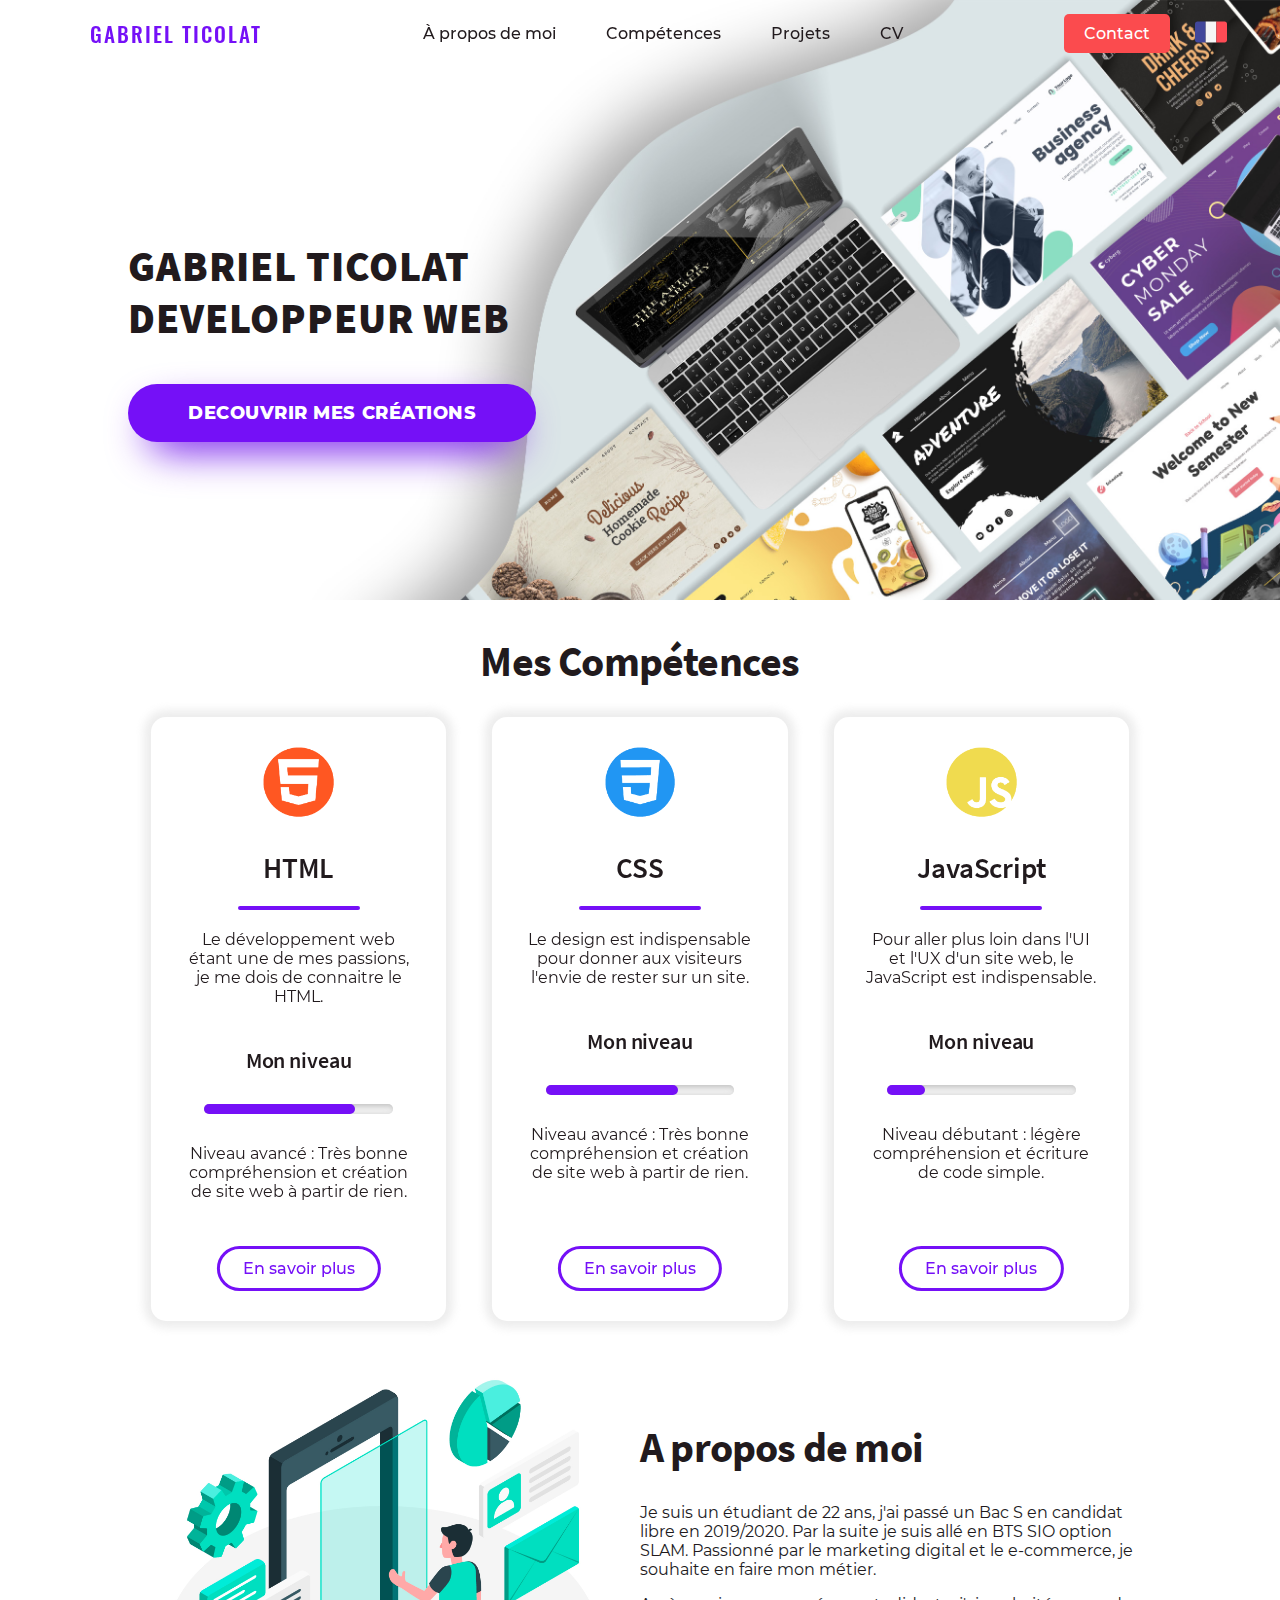
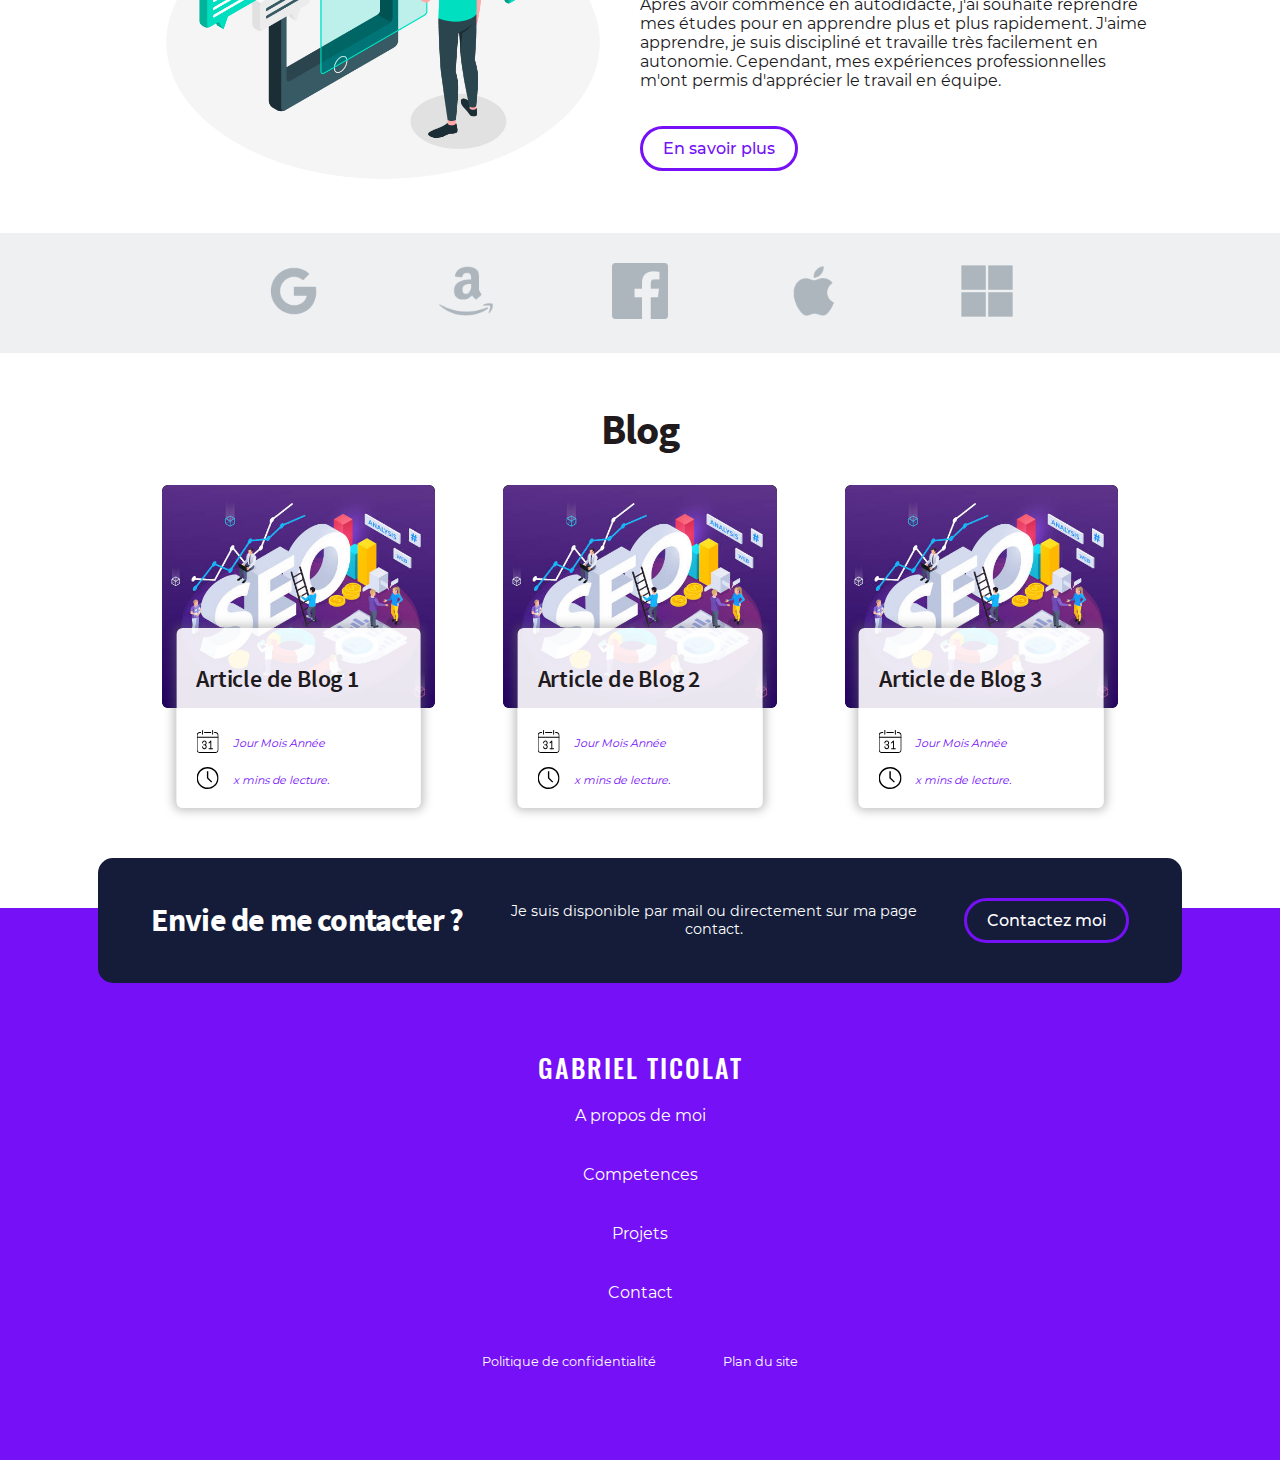
<file: index.html>
<!DOCTYPE html>
<html lang="fr">

<head>
    <meta charset="UTF-8">
    <meta name="viewport" content="width=device-width, initial-scale=1.0">
    <link rel="stylesheet" href="style.css">


    <title>Portfolio de Gabriel Ticolat</title>

    <script src="jquery-3.5.1.slim.min.js"></script>
    <script src="script.js"></script>



</head>

<body>

    <header>
        <nav>



            <div class="menu-responsive">
                <div class="menu-responsive__header">
                    <div class="header__logo">
                        <a href="/index.html"><span>Gabriel Ticolat</span></a>
                    </div>
                    <div class="header__burger bouton-burger">
                        <div></div>
                        <div></div>
                        <div></div>
                    </div>
                </div>
            </div>

            <div class="menu">
                <div class="header__croix bouton-burger"></div>

                <ul class="menu-responsive__nav">
                    <li class="menu-responsive__item"><a href="/A_Propos/A_propos.html" class="menu-responsive__links">À
                            propos de moi</a></li>
                    <li class="menu-responsive__item"><a href="/Competences/competences.html"
                            class="menu-responsive__links">Compétences</a></li>
                    <li class="menu-responsive__item"><a href="/Projets/projets.html"
                            class="menu-responsive__links">Projets</a></li>
                    <li class="menu-responsive__item"><a href="/CV_Gabriel_Ticolat.pdf" target="_blank"
                            class="menu-responsive__links">CV</a></li>
                    <li class="menu-responsive__item"> <a href="/Contact/contact.html"
                            class="bouton_vide bouton_vide--header">Contact</a></li>
                    <li class="menu-responsive__item">
                        <div class="langues menu-responsive__links">
                            <a href="#"><img src="/img/drapeau-francais.svg" alt=""></a>
                            <a href="../Portfolio_us/index.html"><img src="/img/drapeau-americain.svg" alt=""></a>
                        </div>
                    </li>
                </ul>
            </div>





            <ul class="header__navigation">
                <div class="header__logo">
                    <a href="/index.html"><span>Gabriel Ticolat</span></a>
                </div>
                <div class=header__nav-center>
                    <li class=header__nav-center__item><a href="/A_Propos/A_propos.html"
                            class="header__navigation__links">À propos de
                            moi</a>
                    </li>
                    <li class=header__nav-center__item><a href="/Competences/competences.html"
                            class="header__navigation__links">Compétences</a></li>
                    <li class=header__nav-center__item><a href="/Projets/projets.html"
                            class="header__navigation__links">Projets</a>
                    </li>
                    <li class=header__nav-center__item><a href="/CV_Gabriel_Ticolat.pdf"
                            class="header__navigation__links" target="_blank">CV</a></li>
                </div>
                <div class="header__nav-right">
                    <li class="cv_contact"><a href="/Contact/contact.html"
                            class="bouton_vide bouton_vide--header">Contact</a></li>
                    <div class="langues-container">
                        <div class="header__langues">
                            <a href="" class="header__langues__links"><img src="/img/drapeau-francais.svg" alt=""
                                    class="header__langues__img"></a>
                            <a href="" class="header__langues__links"><img src="/img/drapeau-americain.svg" alt=""
                                    class="header__langues__img"></a>
                        </div>
                    </div>

                </div>
            </ul>



        </nav>



    </header>
    <div class="hero-image">
        <div class="hero-body">


            <h1 class="titre-principale">GABRIEL TICOLAT <br />DEVELOPPEUR WEB</h1>

            <div class="bouton">
                <a href="Projets/projets.html" class="beau-bouton degrade-fond"><span class="beau-boutontext">Decouvrir
                        mes
                        créations</span></a>
            </div>
        </div>
    </div>
    </div>


    <div class="competences">
        <h2>Mes Compétences</h2>
        <div class="blocs-competences">


            <div class="container-competences">
                <img src="rond/html5_rond.svg" alt="">
                <h3>HTML</h3>
                <hr />
                <p>Le développement web étant une de mes passions, je me dois de connaitre le HTML.</p>
                <h4>Mon niveau</h4>
                <div class="container-progression">
                    <div class="progression progression-html"></div>
                </div>
                <p>Niveau avancé : Très bonne compréhension et création de site web à partir de rien.</p>
                <a href="/Competences/competences.html" class="bouton_vide">En savoir
                    plus</a>

            </div>

            <div class="container-competences">
                <img src="rond/css3_rond.svg" alt="">
                <h3>CSS</h3>
                <hr />
                <p>Le design est indispensable pour donner aux visiteurs l'envie de rester sur un site.</p>
                <h4>Mon niveau</h4>
                <div class="container-progression">
                    <div class="progression progression-css"></div>
                </div>
                <p>Niveau avancé : Très bonne compréhension et création de site web à partir de rien.</p>
                <a href="/Competences/competences.html" class="bouton_vide">En savoir plus</a>
            </div>

            <div class="container-competences">
                <img src="rond/js_rond.svg" alt="">
                <h3>JavaScript</h3>
                <hr />
                <p>Pour aller plus loin dans l'UI et l'UX d'un site web, le JavaScript est indispensable.</p>
                <h4>Mon niveau</h4>
                <div class="container-progression">
                    <div class="progression progression-js"></div>
                </div>
                <p>Niveau débutant : légère compréhension et écriture de code simple.</p>

                <a href="/Competences/competences.html" class="bouton_vide">En savoir plus</a>

            </div>

        </div>
    </div>

    <div class="a_propos">
        <img src="img/developer.jpg" alt="">

        <div class="texte_a_propos">
            <h2>A propos de moi</h2>
            <p>Je suis un étudiant de 22 ans, j'ai passé un Bac S en candidat libre en 2019/2020. Par la suite je suis
                allé en BTS SIO option SLAM.

                Passionné par le marketing digital et le e-commerce, je souhaite en faire mon métier.</p>
            <p>Après avoir commencé en autodidacte, j'ai souhaité reprendre mes études pour en apprendre plus et plus
                rapidement. J'aime apprendre, je suis discipliné et travaille très facilement en autonomie. Cependant,
                mes
                expériences professionnelles m'ont permis d'apprécier le travail en équipe.</p>
            <a href="/A_Propos/A_propos.html" class="bouton_vide">En savoir plus</a>
        </div>
    </div>

    <div class="container-marques">
        <ul class="marques">
            <li><img src="img/google.png" alt=""></li>
            <li><img src="img/amazon.png" alt=""></li>
            <li><img src="img/facebook.png" alt=""></li>
            <li><img src="img/apple.png" alt=""></li>
            <li><img src="img/microsoft.png" alt=""></li>
        </ul>
    </div>


    <div class="blog">
        <h2>Blog</h2>
        <div class="blog_ensemble-article">
            <div class="blog_article">
                <div class="blog_article_img" id="blog_article_img1">
                    <img src="img/seo.jpg" alt="">
                </div>
                <div class="blog_article_content" id="blog_article_content1">
                    <h3>Article de Blog 1</h3>
                    <p class="blog_article_content_text" id="blog_article_content_text1">Lorem ipsum dolor sit amet,
                        consectetur adipisicing elit. Atque
                        molestiae, voluptatum consequuntur quam, pariatur sequi quos. Repellendus natus amet tempore.
                    </p>
                    <div class="blog_article_content_date-temps">
                        <img src="img/calendrier.svg" alt="">
                        <p>Jour Mois Année</p><br />
                        <img src="img/temps.svg" alt="">
                        <p>x mins de lecture.</p>
                    </div>
                    <div class="bouton-plus" id="bouton-plus1">
                    </div>
                </div>
            </div>

            <div class="blog_article">
                <div class="blog_article_img" id="blog_article_img2">
                    <img src="img/seo.jpg" alt="">
                </div>
                <div class="blog_article_content" id="blog_article_content2">
                    <h3>Article de Blog 2</h3>
                    <p class="blog_article_content_text" id="blog_article_content_text2">Lorem ipsum dolor sit amet,
                        consectetur adipisicing elit. Atque
                        molestiae, voluptatum consequuntur quam, pariatur sequi quos. Repellendus natus amet tempore.
                    </p>
                    <div class="blog_article_content_date-temps">
                        <img src="img/calendrier.svg" alt="">
                        <p>Jour Mois Année</p><br />
                        <img src="img/temps.svg" alt="">
                        <p>x mins de lecture.</p>
                    </div>
                    <div class="bouton-plus" id="bouton-plus2">
                    </div>
                </div>
            </div>

            <div class="blog_article">
                <div class="blog_article_img" id="blog_article_img3">
                    <img src="img/seo.jpg" alt="">
                </div>
                <div class="blog_article_content" id="blog_article_content3">
                    <h3>Article de Blog 3</h3>
                    <p class="blog_article_content_text" id="blog_article_content_text3">Lorem ipsum dolor sit amet,
                        consectetur adipisicing elit. Atque
                        molestiae, voluptatum consequuntur quam, pariatur sequi quos. Repellendus natus amet tempore.
                    </p>
                    <div class="blog_article_content_date-temps">
                        <img src="img/calendrier.svg" alt="">
                        <p>Jour Mois Année</p><br />
                        <img src="img/temps.svg" alt="">
                        <p>x mins de lecture.</p>
                    </div>
                    <div class="bouton-plus" id="bouton-plus3">
                    </div>
                </div>
            </div>
        </div>
    </div>



    <footer>
        <div class="footer__contact">
            <h2 class="footer__contact__headline">Envie de me contacter ?</h2>
            <p class="footer__contact__text">Je suis disponible par mail ou directement sur ma page contact.</p>
            <a href="/Contact/contact.html" class="bouton_vide footer__contact__link">Contactez moi</a>
        </div>
        <a href="/index.html" class="footer__logo">Gabriel Ticolat</a>


        <ul class="footer__lien-utile">
            <li class="footer__lien-utile__item"><a href="/A_Propos/A_propos.html" class="footer__links">A propos de
                    moi</a></li>
            <li class="footer__lien-utile__item"><a href="/Competences/competences.html"
                    class="footer__links">Competences</a></li>
            <li class="footer__lien-utile__item"><a href="/Projets/projets.html" class="footer__links">Projets</a></li>
            <li class="footer__lien-utile__item"><a href="/Contact/contact.html" class="footer__links">Contact</a></li>
        </ul>

        <ul class="footer__legale">
            <li class="footer__legale__item"><a href="/Politique_de_confidentialite/politique_de_confidentialite.html"
                    class="footer__legale__links">Politique de
                    confidentialité</a></li>
            <li class="footer__legal__item"><a href="/PlanSite/plan_du_site.html" class="footer__legale__links">Plan du
                    site</a></li>
        </ul>



    </footer>












</body>

</html>
</file>
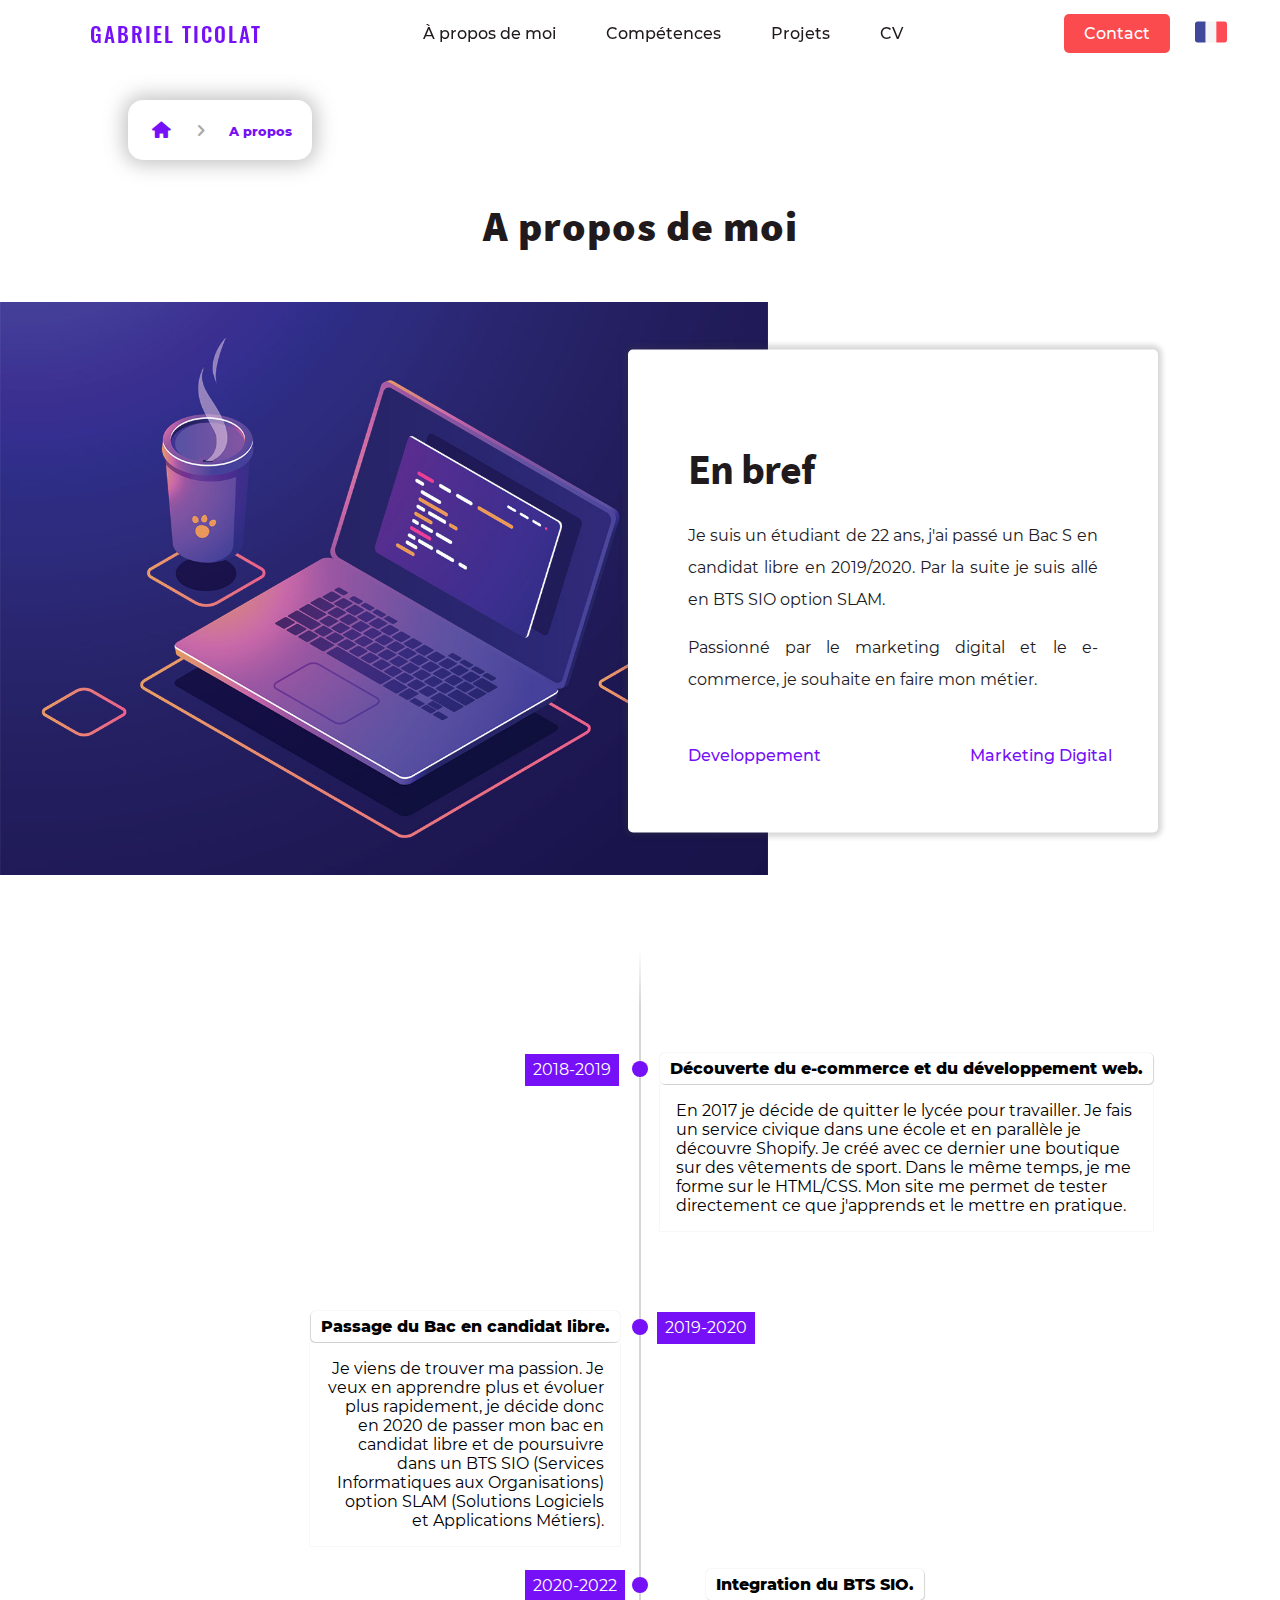
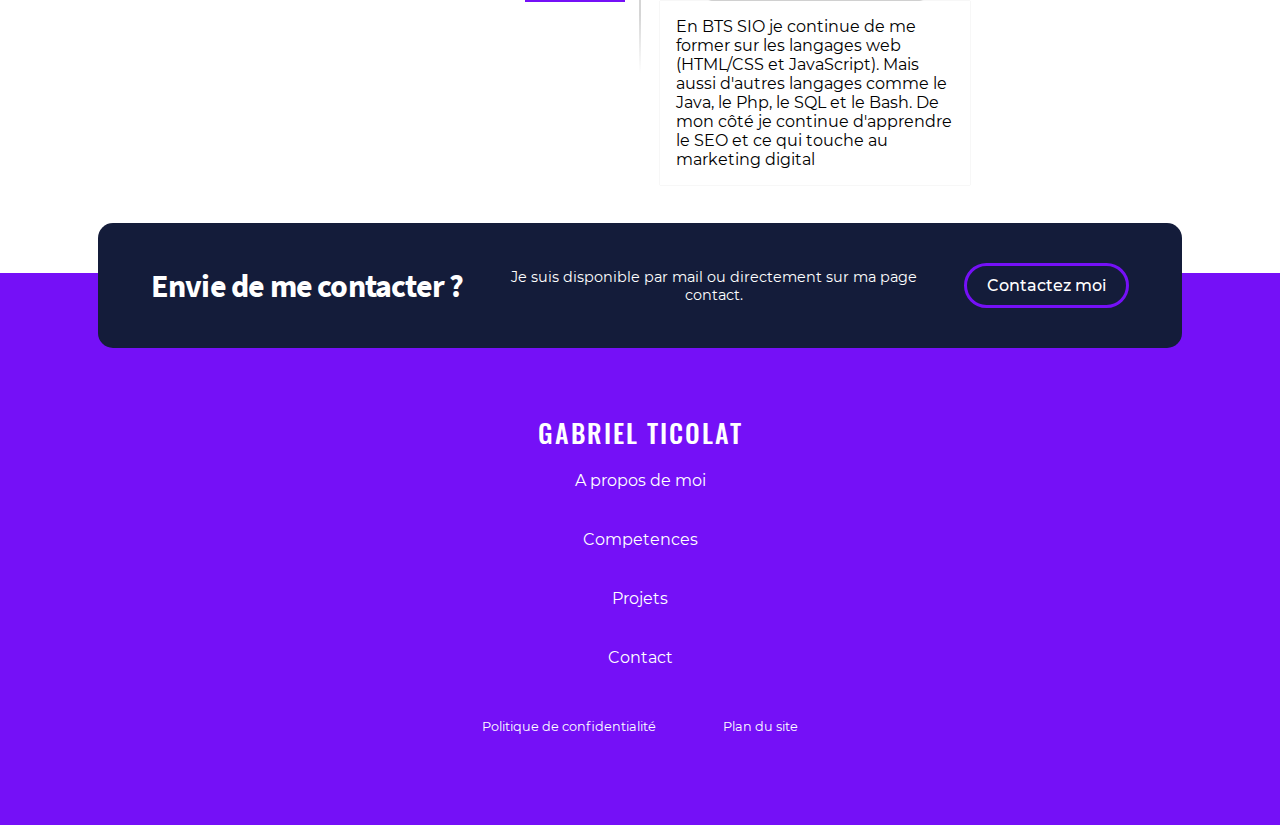
<file: A_Propos/A_propos.html>
<!DOCTYPE html>
<html lang="fr">

<head>
    <meta charset="UTF-8">
    <meta name="viewport" content="width=device-width, initial-scale=1.0">
    <title>A propos de moi | Gabriel Ticolat</title>
    <link rel="stylesheet" href="/style.css">

    <script src="../jquery-3.5.1.slim.min.js"></script>
    <script src="../script.js"></script>
</head>

<body>

    <!--Header-->
    <header>
        <nav>



            <div class="menu-responsive">
                <div class="menu-responsive__header">
                    <div class="header__logo">
                        <a href="/index.html"><span>Gabriel Ticolat</span></a>
                    </div>
                    <div class="header__burger bouton-burger">
                        <div></div>
                        <div></div>
                        <div></div>
                    </div>
                </div>
            </div>

            <div class="menu">
                <div class="header__croix bouton-burger"></div>

                <ul class="menu-responsive__nav">
                    <li class="menu-responsive__item"><a href="/A_Propos/A_propos.html" class="menu-responsive__links">À
                            propos de moi</a></li>
                    <li class="menu-responsive__item"><a href="/Competences/competences.html"
                            class="menu-responsive__links">Compétences</a></li>
                    <li class="menu-responsive__item"><a href="/Projets/projets.html"
                            class="menu-responsive__links">Projets</a></li>
                    <li class="menu-responsive__item"><a href="/CV_Gabriel_Ticolat.pdf" target="_blank"
                            class="menu-responsive__links">CV</a></li>
                    <li class="menu-responsive__item"> <a href="/Contact/contact.html"
                            class="bouton_vide bouton_vide--header">Contact</a></li>
                    <li class="menu-responsive__item">
                        <div class="langues menu-responsive__links">
                            <a href="#"><img src="/img/drapeau-francais.svg" alt=""></a>
                            <a href="#"><img src="/img/drapeau-americain.svg" alt=""></a>
                        </div>
                    </li>
                </ul>
            </div>





            <ul class="header__navigation">
                <div class="header__logo">
                    <a href="/index.html"><span>Gabriel Ticolat</span></a>
                </div>
                <div class=header__nav-center>
                    <li class=header__nav-center__item><a href="/A_Propos/A_propos.html"
                            class="header__navigation__links">À propos de
                            moi</a>
                    </li>
                    <li class=header__nav-center__item><a href="/Competences/competences.html"
                            class="header__navigation__links">Compétences</a></li>
                    <li class=header__nav-center__item><a href="/Projets/projets.html"
                            class="header__navigation__links">Projets</a>
                    </li>
                    <li class=header__nav-center__item><a href="/CV_Gabriel_Ticolat.pdf"
                            class="header__navigation__links" target="_blank">CV</a></li>
                </div>
                <div class="header__nav-right">
                    <li class="cv_contact"><a href="/Contact/contact.html"
                            class="bouton_vide bouton_vide--header">Contact</a></li>
                    <div class="langues-container">
                        <div class="header__langues">
                            <a href="" class="header__langues__links"><img src="/img/drapeau-francais.svg" alt=""
                                    class="header__langues__img"></a>
                            <a href="" class="header__langues__links"><img src="/img/drapeau-americain.svg" alt=""
                                    class="header__langues__img"></a>
                        </div>
                    </div>

                </div>
            </ul>



        </nav>



    </header>

    <!--Fil d'arianne-->

    <div class="fil-arianne-container">
        <div class="fil-arianne">
            <a href="../index.html"><span class="icon-home"></span></a>
            <span class="icon-right-open"></span>
            <a href="#"><span class="page-actuelle">A propos</span></a>
        </div>
    </div>



    <h1 class="heading--center">A propos de moi</h1>
    <div class="container_a-propos">
        <div class="img_a-propos">
            <img src="../img/ordinateur_a_propos.jpg" alt="">
        </div>


        <div class="container_text_a-propos">
            <div class="text_a-propos">
                <h2>En bref</h2>
                <p>Je suis un étudiant de 22 ans, j'ai passé un Bac S en candidat libre en 2019/2020. Par la suite je
                    suis
                    allé en BTS SIO option SLAM.</p>
                <p>Passionné par le marketing digital et le e-commerce, je souhaite en faire mon métier.</p>
                <div class="lien-competence">
                    <a href="#"><span>Developpement</span></a>
                    <a href="#"><span>Marketing Digital</span></a>
                </div>
            </div>
        </div>
    </div>



    <ul class="timeline">
        <!-- Item 1 -->
        <li>
            <div class="direction-r">
                <div class="flag-wrapper">
                    <span class="cercle"></span>
                    <div class="flag"><span>Découverte du e-commerce et du développement web.</span></div>
                    <span class="time-wrapper"><span class="time">2018-2019</span></span>

                    <div class="desc">En 2017 je décide de quitter le lycée pour travailler. Je fais un service civique
                        dans
                        une école et en parallèle je découvre Shopify. Je créé avec ce dernier une boutique sur des
                        vêtements de sport. Dans le même temps, je me forme sur le HTML/CSS. Mon site me permet
                        de
                        tester directement ce que j'apprends et le mettre en pratique.</div>
                </div>
            </div>
        </li>

        <!-- Item 2 -->
        <li>
            <div class="direction-l">
                <div class="flag-wrapper">
                    <span class="cercle"></span>
                    <span class="flag">Passage du Bac en candidat libre.</span>
                    <span class="time-wrapper"><span class="time">2019-2020</span></span>

                    <div class="desc">Je viens de trouver ma passion. Je veux en apprendre plus et évoluer plus
                        rapidement,
                        je décide donc en 2020 de passer mon bac en candidat libre et de poursuivre dans un BTS SIO
                        (Services Informatiques aux Organisations) option SLAM (Solutions Logiciels et Applications
                        Métiers).
                    </div>
                </div>
            </div>
        </li>

        <!-- Item 3 -->
        <li>
            <div class="direction-r">
                <div class="flag-wrapper">
                    <span class="cercle"></span>
                    <span class="flag">Integration du BTS SIO.</span>
                    <span class="time-wrapper"><span class="time">2020-2022</span></span>

                    <div class="desc">En BTS SIO je continue de me former sur les langages web (HTML/CSS et JavaScript).
                        Mais aussi d'autres langages comme le Java, le Php, le SQL et le Bash. De mon côté je continue
                        d'apprendre le SEO et ce qui touche au marketing digital</div>
                </div>
            </div>
        </li>
    </ul>


















    <footer>
        <div class="footer__contact">
            <h2 class="footer__contact__headline">Envie de me contacter ?</h2>
            <p class="footer__contact__text">Je suis disponible par mail ou directement sur ma page contact.</p>
            <a href="/Contact/contact.html" class="bouton_vide footer__contact__link">Contactez moi</a>
        </div>
        <a href="/index.html" class="footer__logo">Gabriel Ticolat</a>


        <ul class="footer__lien-utile">
            <li class="footer__lien-utile__item"><a href="/A_Propos/A_propos.html" class="footer__links">A propos de
                    moi</a></li>
            <li class="footer__lien-utile__item"><a href="/Competences/competences.html"
                    class="footer__links">Competences</a></li>
            <li class="footer__lien-utile__item"><a href="/Projets/projets.html" class="footer__links">Projets</a></li>
            <li class="footer__lien-utile__item"><a href="/Contact/contact.html" class="footer__links">Contact</a></li>
        </ul>

        <ul class="footer__legale">
            <li class="footer__legale__item"><a href="/Politique_de_confidentialite/politique_de_confidentialite.html"
                    class="footer__legale__links">Politique de
                    confidentialité</a></li>
            <li class="footer__legal__item"><a href="/PlanSite/plan_du_site.html" class="footer__legale__links">Plan du
                    site</a></li>
        </ul>



    </footer>


</body>

</html>
</file>
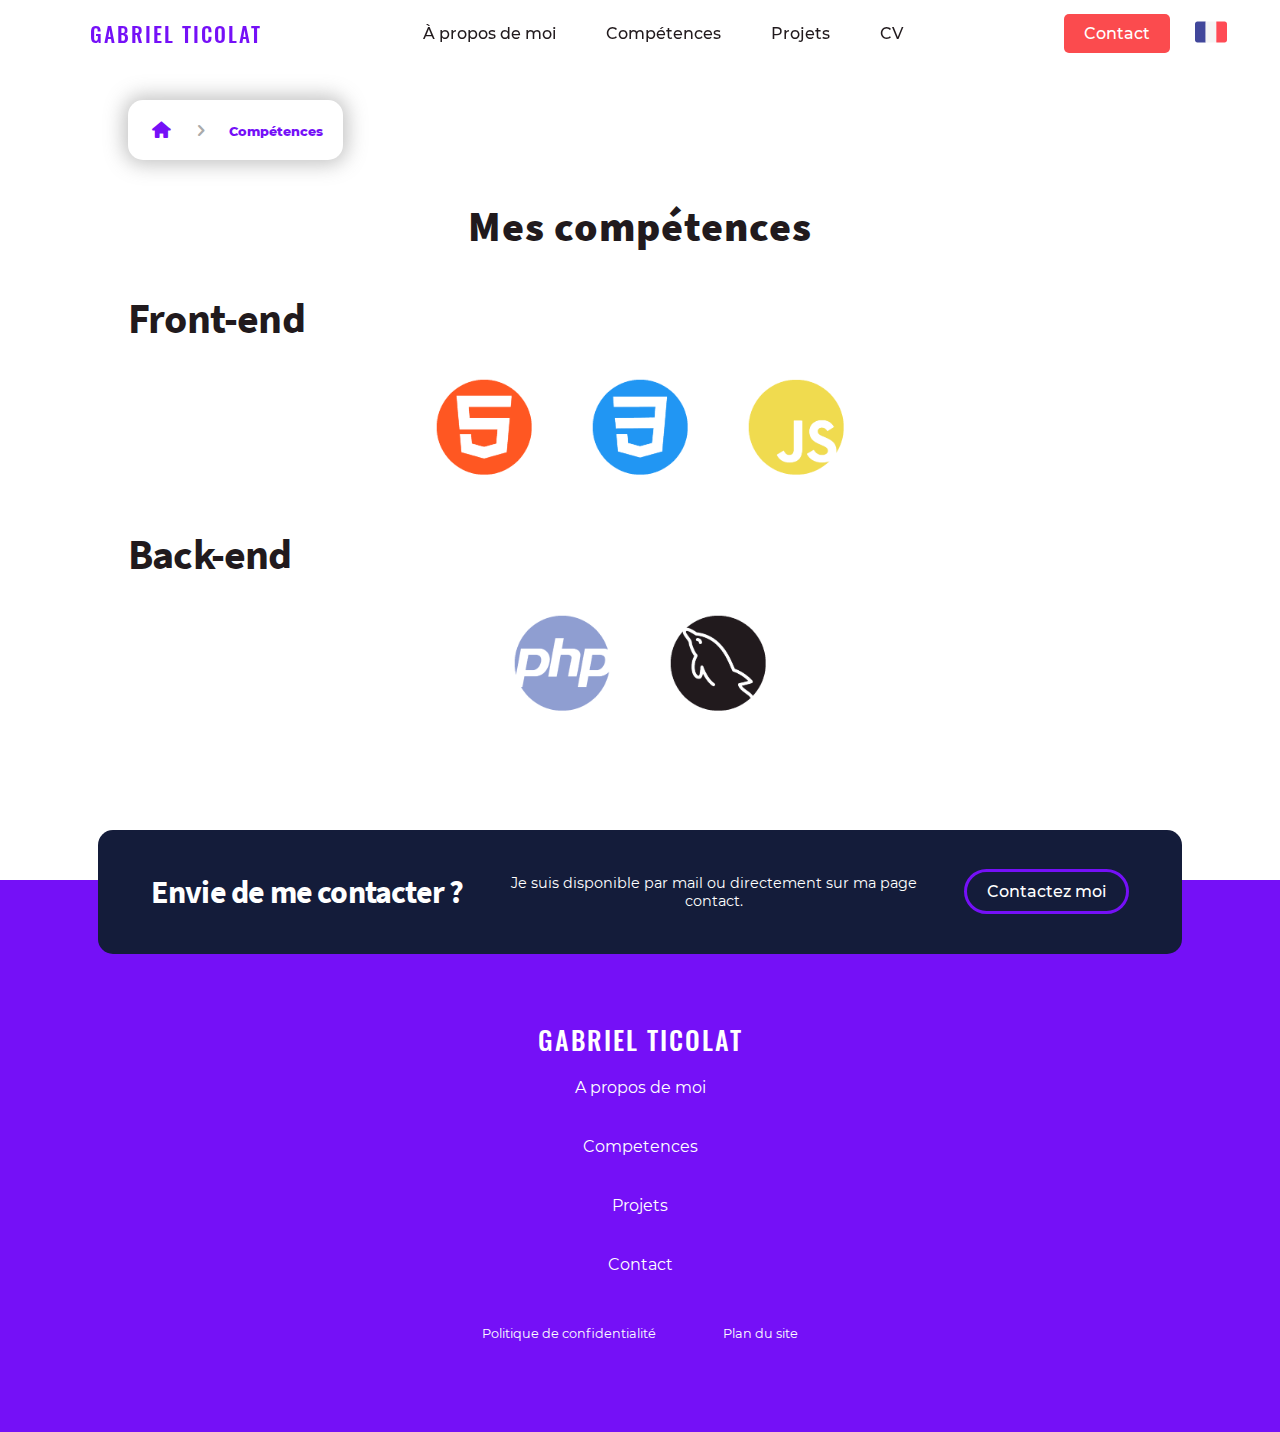
<file: Competences/competences.html>
<!DOCTYPE html>
<html lang="fr">

<head>
    <meta charset="UTF-8">
    <meta name="viewport" content="width=device-width, initial-scale=1.0">
    <title>Mes compétences | Gabriel Ticolat</title>
    <link rel="stylesheet" href="/style.css">
    <script src="../jquery-3.5.1.slim.min.js"></script>
    <script src="../script.js"></script>
</head>

<body>

    <!--Header-->
    <header>
        <nav>



            <div class="menu-responsive">
                <div class="menu-responsive__header">
                    <div class="header__logo">
                        <a href="/index.html"><span>Gabriel Ticolat</span></a>
                    </div>
                    <div class="header__burger bouton-burger">
                        <div></div>
                        <div></div>
                        <div></div>
                    </div>
                </div>
            </div>

            <div class="menu">
                <div class="header__croix bouton-burger"></div>

                <ul class="menu-responsive__nav">
                    <li class="menu-responsive__item"><a href="/A_Propos/A_propos.html" class="menu-responsive__links">À
                            propos de moi</a></li>
                    <li class="menu-responsive__item"><a href="/Competences/competences.html"
                            class="menu-responsive__links">Compétences</a></li>
                    <li class="menu-responsive__item"><a href="/Projets/projets.html"
                            class="menu-responsive__links">Projets</a></li>
                    <li class="menu-responsive__item"><a href="/CV_Gabriel_Ticolat.pdf" target="_blank"
                            class="menu-responsive__links">CV</a></li>
                    <li class="menu-responsive__item"> <a href="/Contact/contact.html"
                            class="bouton_vide bouton_vide--header">Contact</a></li>
                    <li class="menu-responsive__item">
                        <div class="langues menu-responsive__links">
                            <a href="#"><img src="/img/drapeau-francais.svg" alt=""></a>
                            <a href="#"><img src="/img/drapeau-americain.svg" alt=""></a>
                        </div>
                    </li>
                </ul>
            </div>





            <ul class="header__navigation">
                <div class="header__logo">
                    <a href="/index.html"><span>Gabriel Ticolat</span></a>
                </div>
                <div class=header__nav-center>
                    <li class=header__nav-center__item><a href="/A_Propos/A_propos.html"
                            class="header__navigation__links">À propos de
                            moi</a>
                    </li>
                    <li class=header__nav-center__item><a href="/Competences/competences.html"
                            class="header__navigation__links">Compétences</a></li>
                    <li class=header__nav-center__item><a href="/Projets/projets.html"
                            class="header__navigation__links">Projets</a>
                    </li>
                    <li class=header__nav-center__item><a href="/CV_Gabriel_Ticolat.pdf"
                            class="header__navigation__links" target="_blank">CV</a></li>
                </div>
                <div class="header__nav-right">
                    <li class="cv_contact"><a href="/Contact/contact.html"
                            class="bouton_vide bouton_vide--header">Contact</a></li>
                    <div class="langues-container">
                        <div class="header__langues">
                            <a href="" class="header__langues__links"><img src="/img/drapeau-francais.svg" alt=""
                                    class="header__langues__img"></a>
                            <a href="" class="header__langues__links"><img src="/img/drapeau-americain.svg" alt=""
                                    class="header__langues__img"></a>
                        </div>
                    </div>

                </div>
            </ul>



        </nav>



    </header>

    <!--Fil d'arianne-->

    <div class="fil-arianne-container">
        <div class="fil-arianne">
            <a href="../index.html"><span class="icon-home"></span></a>
            <span class="icon-right-open"></span>
            <a href="#"><span class="page-actuelle">Compétences</span></a>
        </div>
    </div>

    <h1 class="heading--center">Mes compétences</h1>

    <div class="container-rond-competences">

        <div class="rond-competences">
            <h2>Front-end</h2>
            <div class="rond-competences-block">
                <a class="rond-competences-item rond-html" href="#carte-competence-html-afficher">
                    <img src="../rond/html5_rond.svg" alt="">
                    <span>HTML</span>
                </a>
                <a class="rond-competences-item rond-css" href="#carte-competence-css-afficher">
                    <img src="../rond/css3_rond.svg" alt="">
                    <span>CSS</span>
                </a>
                <a class="rond-competences-item rond-js" href="#carte-competence-js-afficher">
                    <img src="../rond/js_rond.svg" alt="">
                    <span>Javascript</span>
                </a>
            </div>

        </div>



        <div class="rond-competences">
            <h2>Back-end</h2>
            <div class="rond-competences-block">
                <a class="rond-competences-item rond-php" href="#carte-competence-php-afficher">
                    <img src="../rond/php_rond.svg" alt="">
                    <span>PHP</span>
                </a>
                <a class="rond-competences-item rond-sql" href="#carte-competence-sql-afficher">
                    <img src="../rond/sql_rond.svg" alt="">
                    <span>MySQL</span>
                </a>
            </div>

        </div>

    </div>


    <div class="carte-competences-container" id="carte-competence-html">

        <h2>Mes compétences en HTML</h2>
        <p>Le développement web étant une de mes passions, je me dois de connaitre le HTML. J'aime en apprendre
            toujours d'avantage, notamment grâce à la puissance des nouvelles balises depuis la version 5.
            Egalement avec la clarté qu'apportent les balises <a href="https://schema.org/"
                target="_blank">schema.org</a> pour les
            moteurs de
            recherches.
        </p>
        <p>De plus, il est indispensable d'en avoir une très bonne compréhension, plus le code sera optimisé, plus
            il s'affichera rapidement pour l'utilisateur. Il sera également bien plus lisible par les moteurs de
            recherches et les autres developpeurs qui passeront après.</p>
        <p>À ce jour, les algorithmes de Google sont de plus en plus performants et surtout exigeants. Un site mal
            codé pourrait envoyer un mauvais signe au moteur de recherche, ce qui le pénaliserait en termes de
            référencement naturel.</p>
        <div class="carte-competence">
            <div class="carte-competence-item1">
                <h3>Mon niveau</h3>
                <div class="container-progression">
                    <div class="progression progression-html"></div>
                </div>
                <p>Niveau avancé : Très bonne compréhension et création de site web à partir de rien.</p>
                <h3>Les outils que j'utilise</h3>

                <ul>
                    <li>VS Codium</li>
                    <li>Bracket</li>
                    <li>MDN</li>
                    <li>Codepen</li>
                    <li>Emmet</li>
                </ul>
            </div>
            <div class="carte-competence-item2">
                <h3>Ce que j'aime faire</h3>
                <span class="icon-thumbs-up"></span>
                <ul>
                    <li>Réfléchir à une structure possible en partant de zéro</li>
                    <li>Optimiser mon code pour qu'il s'affiche rapidement</li>
                    <li>Allier le HTML avec le SEO pour améliorer le référencement</li>
                </ul>
                <p><strong>Découvrir mes projets en rapport avec le HTML</strong></p>
                <div class="decouvrir-projet"><a href="../Projets/projets.html" class="bouton_vide">Découvrir</a>
                </div>


            </div>
        </div>
    </div>


    </div>

    <div class="carte-competences-container" id="carte-competence-css">

        <h2>Mes compétences en CSS</h2>
        <p>Le design est indispensable pour donner aux visiteurs l'envie de rester sur un site. Avec les sites de
            documentation qui existent, tel que <a href="https://developer.mozilla.org" target="_blank">MDN</a>, il est
            devenu très simple de réaliser des sites designs. De plus des outils comme <a
                href="https://autoprefixer.github.io/" target="_blank">Autoprefixer</a>
            permettent d'adapter son code facilement pour presque tous les navigateurs. J'essaie d'apprendre constamment
            de nouvelles propriétés CSS pour pouvoir créer des éléments de plus en plus complexes.</p>

        <p>De plus, je cherche souvent de nouveaux outils et logiciels pour faciliter le developpement de site. L'un
            d'entre eux est Responsively, qui me permet de créer des sites responsive plus rapidement. En alliance avec
            le JavaScript, le CSS est un outil puissant qu'il convient de bien connaitre pour tout developpeur web. Que
            ce soit pour améliorer l'Interface Utilisateur(UI) ou l'Expérience Utilisateur (UX).</p>
        <div class="carte-competence">
            <div class="carte-competence-item1">
                <h3>Mon niveau</h3>
                <div class="container-progression">
                    <div class="progression progression-css"></div>
                </div>
                <p>Niveau avancé : Très bonne compréhension et création de site web à partir de rien.</p>
                <h3>Les outils que j'utilise</h3>

                <ul>
                    <li>VS Codium</li>
                    <li>Bracket</li>
                    <li>MDN</li>
                    <li>Codepen</li>
                    <li>PostCSS</li>
                    <li>Emmet</li>
                    <li>Responsively</li>
                </ul>
            </div>
            <div class="carte-competence-item2">
                <h3>Ce que j'aime faire</h3>
                <span class="icon-thumbs-up"></span>
                <ul>
                    <li>Réfléchir à un design possible en partant de zéro</li>
                    <li>Créer des designs simples et élégants</li>
                    <li>De petites animations complexes plutôt que de lourds éléments</li>
                    <li>Optimiser mon code pour qu'il s'affiche rapidement</li>
                </ul>
                <p><strong>Découvrir mes projets en rapport avec le CSS</strong></p>
                <div class="decouvrir-projet"><a href="../Projets/projets.html" class="bouton_vide">Découvrir</a>
                </div>


            </div>
        </div>
    </div>


    </div>

    <div class="carte-competences-container" id="carte-competence-js">

        <h2>Mes compétences en Javascript</h2>
        <p>Un des langages de programmation qui m'intéresse le plus. Le nombre de possibilités qu'il offre aux
            developpeurs web (mais pas seulement) est presque infini. Il permet d'améliorer les interfaces utilisateurs
            et surtout d'ajouter de l'interaction avec eux. Que ce soit pour faire des menus attrayants ou afficher le
            prix d'un produit.</p>
        <p>Le robot crawler de Google est de plus en plus performant.
            Cependant, il convient de ne pas abuser de ce langage car il est plus compliqué pour un moteur
            de recherche de comprendre un code JavaScript. Quelques fois du simple CSS aurait suffit, qui lui est
            mieux compris. De plus, il faut faire attention aux erreurs et conflits qui pourrait arriver.</p>
        <div class="carte-competence">
            <div class="carte-competence-item1">
                <h3>Mon niveau</h3>
                <div class="container-progression">
                    <div class="progression progression-js"></div>
                </div>
                <p>Niveau débutant : légère compréhension et écriture de code simple.</p>
                <h3>Les outils que j'utilise</h3>

                <ul>
                    <li>VS Codium</li>
                    <li>JQuery</li>
                    <li>Bracket</li>
                    <li>MDN</li>
                    <li>Codepen</li>
                </ul>
            </div>
            <div class="carte-competence-item2">
                <h3>Ce que j'aime faire</h3>
                <span class="icon-thumbs-up"></span>
                <ul>
                    <li>Créer des animations plus complexes</li>
                    <li>Donner plus de vie aux sites</li>
                </ul>
                <p><strong>Découvrir mes projets en rapport avec le Javascript</strong></p>
                <div class="decouvrir-projet"><a href="../Projets/projets.html" class="bouton_vide">Découvrir</a>
                </div>


            </div>
        </div>
    </div>
    </div>

    <div class="carte-competences-container" id="carte-competence-php">

        <h2>Mes compétences en PHP</h2>
        <div class="carte-competence">
            <div class="carte-competence-item1">
                <h3>Mon niveau</h3>
                <div class="container-progression">
                    <div class="progression progression-php"></div>
                </div>
                <p>Niveau débutant : légère compréhension et écriture de code simple.</p>
                <h3>Les outils que j'utilise</h3>

                <ul>
                    <li>VS Codium</li>
                    <li>Bracket</li>
                    <li>Liaison avec MariaDB</li>
                    <li>Serveur Asterix</li>
                </ul>
            </div>
            <div class="carte-competence-item2">
                <p><strong>Découvrir mes projets en rapport avec le PHP</strong></p>
                <div class="decouvrir-projet"><a href="../Projets/projets.html" class="bouton_vide">Découvrir</a>
                </div>


            </div>
        </div>
    </div>


    </div>

    <div class="carte-competences-container" id="carte-competence-sql">

        <h2>Mes compétences en MySQL</h2>
        <div class="carte-competence">
            <div class="carte-competence-item1">
                <h3>Mon niveau</h3>
                <div class="container-progression">
                    <div class="progression progression-sql"></div>
                </div>
                <p>Niveau intermédiaire : bonne compréhension et écriture de requête avec condition et jointure de
                    tables.</p>
                <h3>Les outils que j'utilise</h3>

                <ul>
                    <li>MariaDB</li>
                    <li>PHPMyAdmin</li>
                </ul>
            </div>
            <div class="carte-competence-item2">
                <h3>Ce que j'aime faire</h3>
                <span class="icon-thumbs-up"></span>
                <ul>
                    <li>Comprendre la structure d'une table</li>
                    <li>Réflechir aux requêtes possibles</li>
                </ul>
                <p><strong>Découvrir mes projets en rapport avec le MySQL</strong></p>
                <div class="decouvrir-projet"><a href="../Projets/projets.html" class="bouton_vide">Découvrir</a>
                </div>


            </div>
        </div>
    </div>

    </div>















    <footer>
        <div class="footer__contact">
            <h2 class="footer__contact__headline">Envie de me contacter ?</h2>
            <p class="footer__contact__text">Je suis disponible par mail ou directement sur ma page contact.</p>
            <a href="/Contact/contact.html" class="bouton_vide footer__contact__link">Contactez moi</a>
        </div>
        <a href="/index.html" class="footer__logo">Gabriel Ticolat</a>


        <ul class="footer__lien-utile">
            <li class="footer__lien-utile__item"><a href="/A_Propos/A_propos.html" class="footer__links">A propos de
                    moi</a></li>
            <li class="footer__lien-utile__item"><a href="/Competences/competences.html"
                    class="footer__links">Competences</a></li>
            <li class="footer__lien-utile__item"><a href="/Projets/projets.html" class="footer__links">Projets</a></li>
            <li class="footer__lien-utile__item"><a href="/Contact/contact.html" class="footer__links">Contact</a></li>
        </ul>

        <ul class="footer__legale">
            <li class="footer__legale__item"><a href="/Politique_de_confidentialite/politique_de_confidentialite.html"
                    class="footer__legale__links">Politique de
                    confidentialité</a></li>
            <li class="footer__legal__item"><a href="/PlanSite/plan_du_site.html" class="footer__legale__links">Plan du
                    site</a></li>
        </ul>



    </footer>

</body>

</html>
</file>
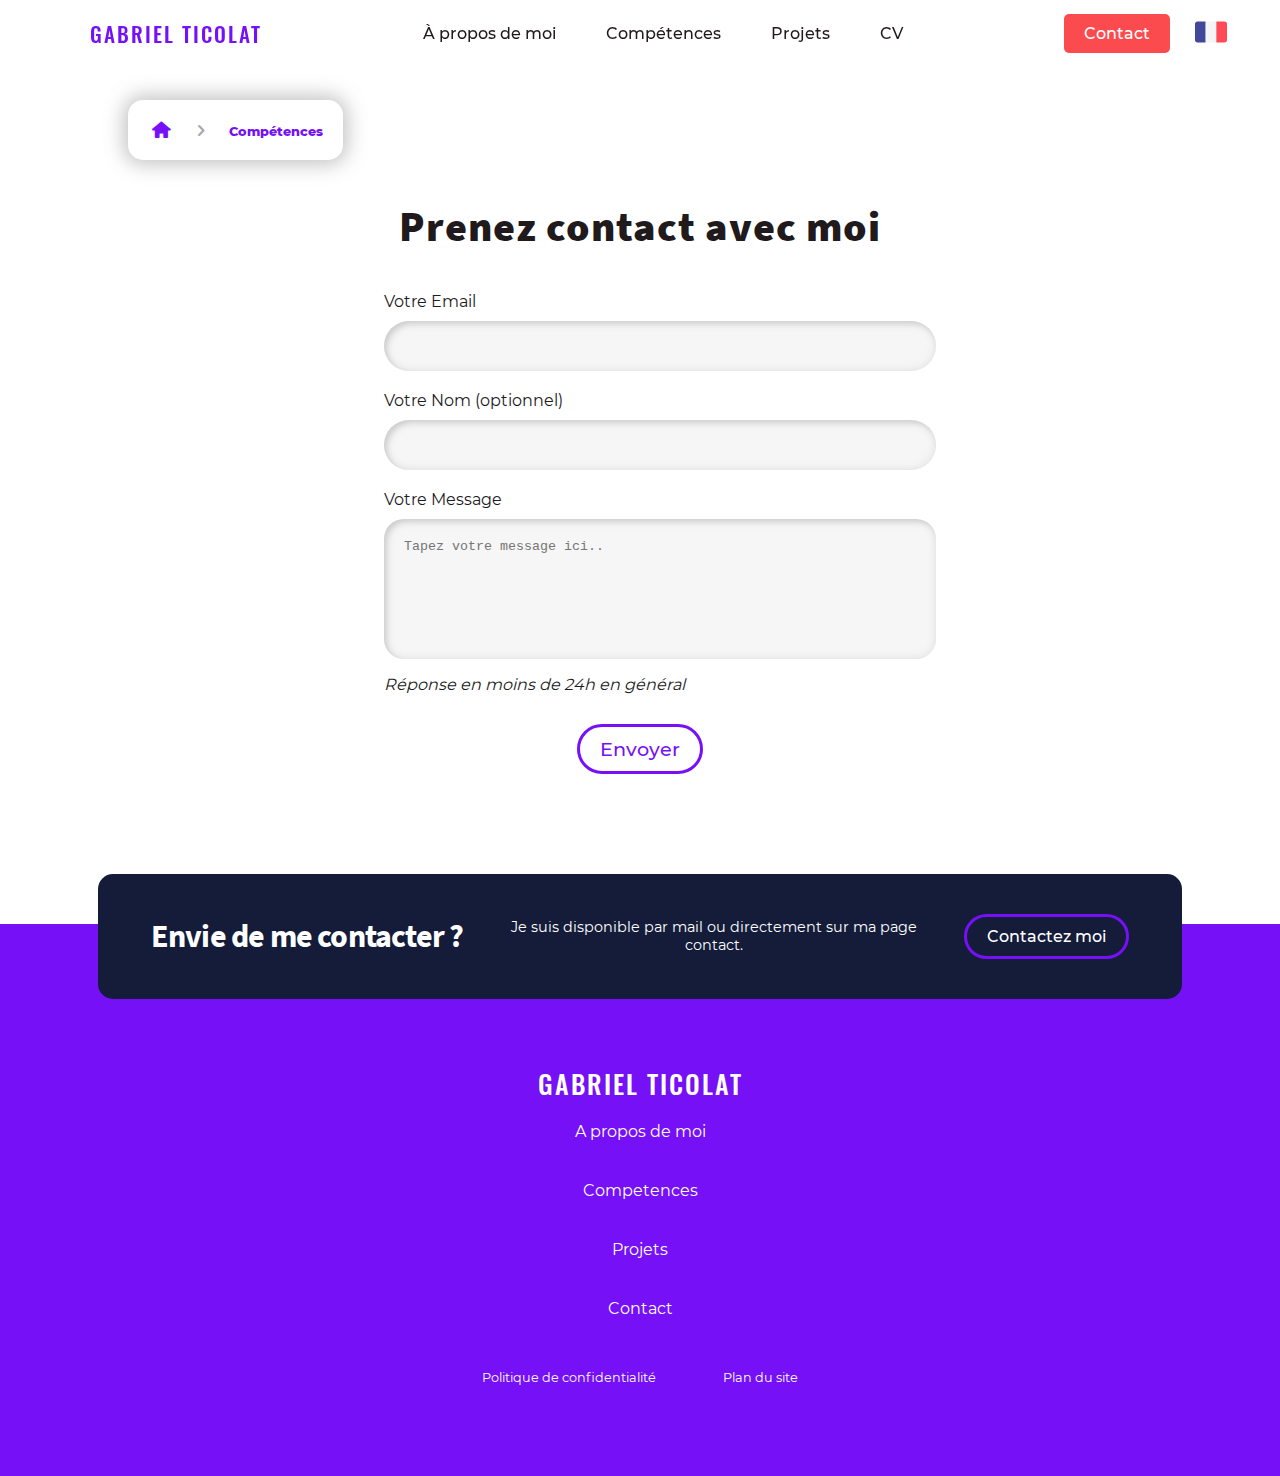
<file: Contact/contact.html>
<!DOCTYPE html>
<html lang="fr">

<head>
    <meta charset="UTF-8">
    <meta name="viewport" content="width=device-width, initial-scale=1.0">
    <title>Contactez-moi | Gabriel Ticolat</title>
    <link rel="stylesheet" href="/style.css">
    <script src="../jquery-3.5.1.slim.min.js"></script>
    <script src="../script.js"></script>
</head>

<body>

    <!--Header-->
    <header>
        <nav>



            <div class="menu-responsive">
                <div class="menu-responsive__header">
                    <div class="header__logo">
                        <a href="/index.html"><span>Gabriel Ticolat</span></a>
                    </div>
                    <div class="header__burger bouton-burger">
                        <div></div>
                        <div></div>
                        <div></div>
                    </div>
                </div>
            </div>

            <div class="menu">
                <div class="header__croix bouton-burger"></div>

                <ul class="menu-responsive__nav">
                    <li class="menu-responsive__item"><a href="/A_Propos/A_propos.html" class="menu-responsive__links">À
                            propos de moi</a></li>
                    <li class="menu-responsive__item"><a href="/Competences/competences.html"
                            class="menu-responsive__links">Compétences</a></li>
                    <li class="menu-responsive__item"><a href="/Projets/projets.html"
                            class="menu-responsive__links">Projets</a></li>
                    <li class="menu-responsive__item"><a href="/CV_Gabriel_Ticolat.pdf" target="_blank"
                            class="menu-responsive__links">CV</a></li>
                    <li class="menu-responsive__item"> <a href="/Contact/contact.html"
                            class="bouton_vide bouton_vide--header">Contact</a></li>
                    <li class="menu-responsive__item">
                        <div class="langues menu-responsive__links">
                            <a href="#"><img src="/img/drapeau-francais.svg" alt=""></a>
                            <a href="#"><img src="/img/drapeau-americain.svg" alt=""></a>
                        </div>
                    </li>
                </ul>
            </div>





            <ul class="header__navigation">
                <div class="header__logo">
                    <a href="/index.html"><span>Gabriel Ticolat</span></a>
                </div>
                <div class=header__nav-center>
                    <li class=header__nav-center__item><a href="/A_Propos/A_propos.html"
                            class="header__navigation__links">À propos de
                            moi</a>
                    </li>
                    <li class=header__nav-center__item><a href="/Competences/competences.html"
                            class="header__navigation__links">Compétences</a></li>
                    <li class=header__nav-center__item><a href="/Projets/projets.html"
                            class="header__navigation__links">Projets</a>
                    </li>
                    <li class=header__nav-center__item><a href="/CV_Gabriel_Ticolat.pdf"
                            class="header__navigation__links" target="_blank">CV</a></li>
                </div>
                <div class="header__nav-right">
                    <li class="cv_contact"><a href="/Contact/contact.html"
                            class="bouton_vide bouton_vide--header">Contact</a></li>
                    <div class="langues-container">
                        <div class="header__langues">
                            <a href="" class="header__langues__links"><img src="/img/drapeau-francais.svg" alt=""
                                    class="header__langues__img"></a>
                            <a href="" class="header__langues__links"><img src="/img/drapeau-americain.svg" alt=""
                                    class="header__langues__img"></a>
                        </div>
                    </div>

                </div>
            </ul>



        </nav>



    </header>

    <!--Fil d'arianne-->

    <div class="fil-arianne-container">
        <div class="fil-arianne">
            <a href="../index.html"><span class="icon-home"></span></a>
            <span class="icon-right-open"></span>
            <a href="#"><span class="page-actuelle">Compétences</span></a>
        </div>
    </div>


    <h1 class="heading--center">Prenez contact avec moi</h1>

    <form action="post">
        <p>
            <label for="email" class="label">Votre Email</label>
            <input type="email" name="email" id="email" class="input" />

            <label for="nom" class="label">Votre Nom (optionnel)</label>
            <input type="text" name="nom" id="nom" class="input" />

            <label for="message" class="label">Votre Message</label>
            <textarea name="message" id="message" placeholder="Tapez votre message ici.." class="textarea"></textarea>
            <p><em>Réponse en moins de 24h en général</em></p>
            <input class="bouton_vide" type="submit" value="Envoyer" />

        </p>
    </form>
















    <footer>
        <div class="footer__contact">
            <h2 class="footer__contact__headline">Envie de me contacter ?</h2>
            <p class="footer__contact__text">Je suis disponible par mail ou directement sur ma page contact.</p>
            <a href="/Contact/contact.html" class="bouton_vide footer__contact__link">Contactez moi</a>
        </div>
        <a href="/index.html" class="footer__logo">Gabriel Ticolat</a>


        <ul class="footer__lien-utile">
            <li class="footer__lien-utile__item"><a href="/A_Propos/A_propos.html" class="footer__links">A propos de
                    moi</a></li>
            <li class="footer__lien-utile__item"><a href="/Competences/competences.html"
                    class="footer__links">Competences</a></li>
            <li class="footer__lien-utile__item"><a href="/Projets/projets.html" class="footer__links">Projets</a></li>
            <li class="footer__lien-utile__item"><a href="/Contact/contact.html" class="footer__links">Contact</a></li>
        </ul>

        <ul class="footer__legale">
            <li class="footer__legale__item"><a href="/Politique_de_confidentialite/politique_de_confidentialite.html"
                    class="footer__legale__links">Politique de
                    confidentialité</a></li>
            <li class="footer__legal__item"><a href="/PlanSite/plan_du_site.html" class="footer__legale__links">Plan du
                    site</a></li>
        </ul>



    </footer>

</body>

</html>
</file>
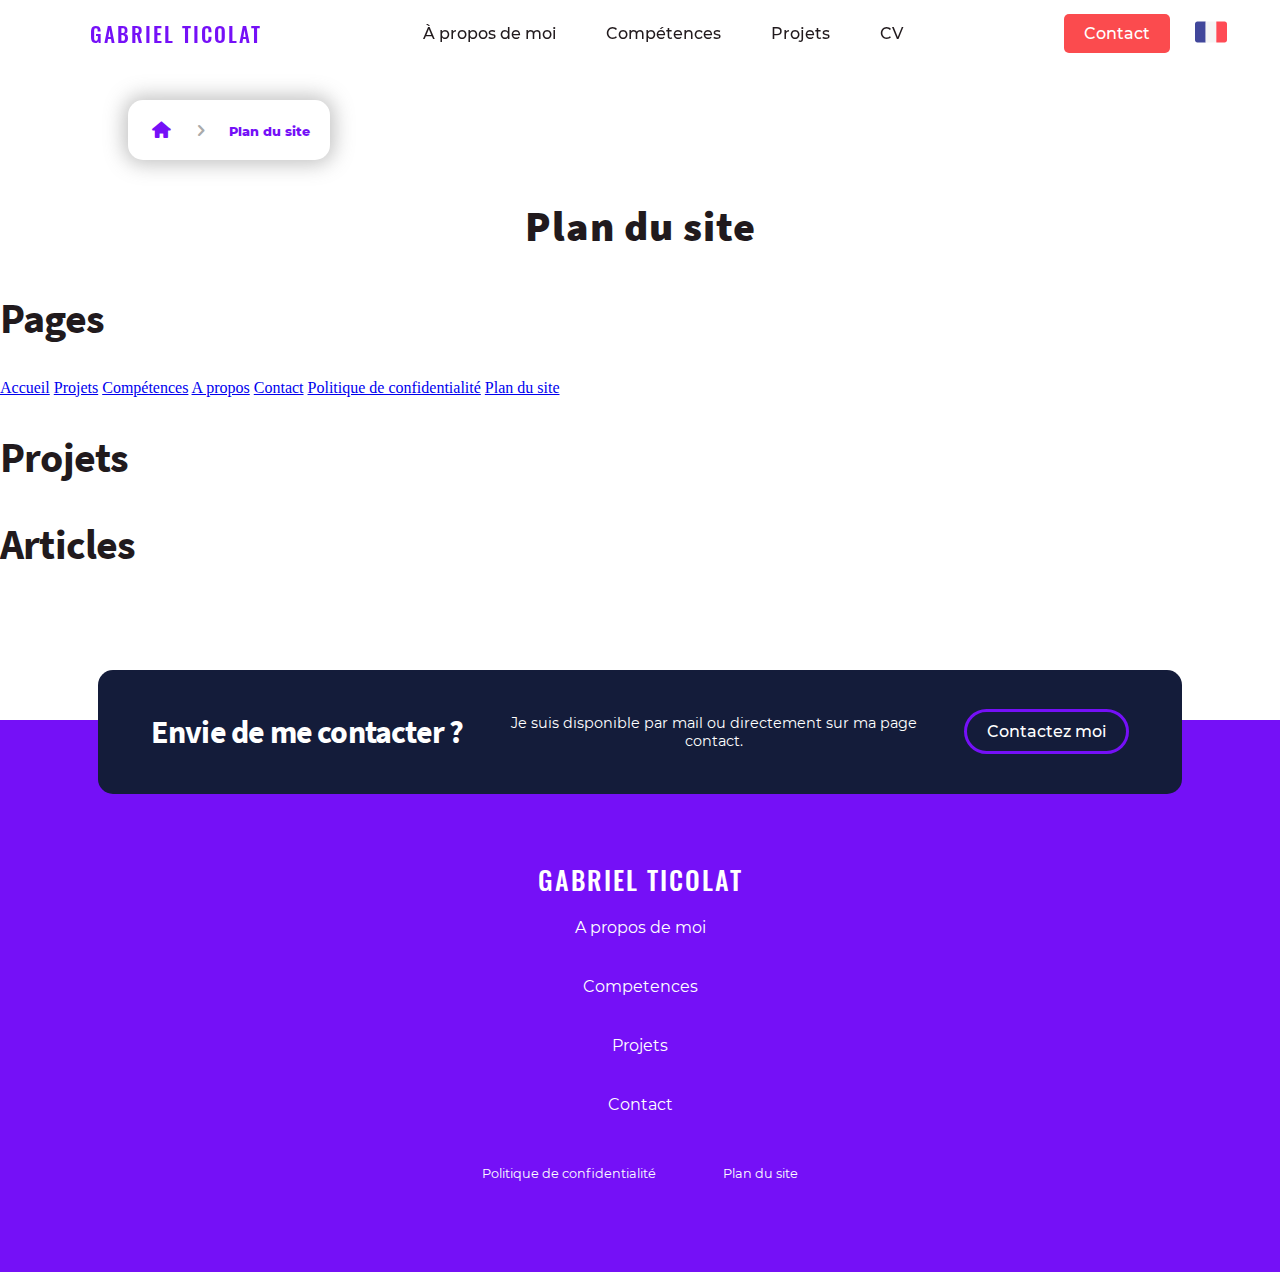
<file: PlanSite/plan_du_site.html>
<!DOCTYPE html>
<html lang="fr">

<head>
    <meta charset="UTF-8">
    <meta name="viewport" content="width=device-width, initial-scale=1.0">
    <title>Plan du site | Gabriel Ticolat</title>
    <link rel="stylesheet" href="/style.css">
    <script src="../jquery-3.5.1.slim.min.js"></script>
    <script src="../script.js"></script>
</head>

<body>

    <!--Header-->
    <header>
        <nav>



            <div class="menu-responsive">
                <div class="menu-responsive__header">
                    <div class="header__logo">
                        <a href="/index.html"><span>Gabriel Ticolat</span></a>
                    </div>
                    <div class="header__burger bouton-burger">
                        <div></div>
                        <div></div>
                        <div></div>
                    </div>
                </div>
            </div>

            <div class="menu">
                <div class="header__croix bouton-burger"></div>

                <ul class="menu-responsive__nav">
                    <li class="menu-responsive__item"><a href="/A_Propos/A_propos.html" class="menu-responsive__links">À
                            propos de moi</a></li>
                    <li class="menu-responsive__item"><a href="/Competences/competences.html"
                            class="menu-responsive__links">Compétences</a></li>
                    <li class="menu-responsive__item"><a href="/Projets/projets.html"
                            class="menu-responsive__links">Projets</a></li>
                    <li class="menu-responsive__item"><a href="/CV_Gabriel_Ticolat.pdf" target="_blank"
                            class="menu-responsive__links">CV</a></li>
                    <li class="menu-responsive__item"> <a href="/Contact/contact.html"
                            class="bouton_vide bouton_vide--header">Contact</a></li>
                    <li class="menu-responsive__item">
                        <div class="langues menu-responsive__links">
                            <a href="#"><img src="/img/drapeau-francais.svg" alt=""></a>
                            <a href="#"><img src="/img/drapeau-americain.svg" alt=""></a>
                        </div>
                    </li>
                </ul>
            </div>





            <ul class="header__navigation">
                <div class="header__logo">
                    <a href="/index.html"><span>Gabriel Ticolat</span></a>
                </div>
                <div class=header__nav-center>
                    <li class=header__nav-center__item><a href="/A_Propos/A_propos.html"
                            class="header__navigation__links">À propos de
                            moi</a>
                    </li>
                    <li class=header__nav-center__item><a href="/Competences/competences.html"
                            class="header__navigation__links">Compétences</a></li>
                    <li class=header__nav-center__item><a href="/Projets/projets.html"
                            class="header__navigation__links">Projets</a>
                    </li>
                    <li class=header__nav-center__item><a href="/CV_Gabriel_Ticolat.pdf"
                            class="header__navigation__links" target="_blank">CV</a></li>
                </div>
                <div class="header__nav-right">
                    <li class="cv_contact"><a href="/Contact/contact.html"
                            class="bouton_vide bouton_vide--header">Contact</a></li>
                    <div class="langues-container">
                        <div class="header__langues">
                            <a href="" class="header__langues__links"><img src="/img/drapeau-francais.svg" alt=""
                                    class="header__langues__img"></a>
                            <a href="" class="header__langues__links"><img src="/img/drapeau-americain.svg" alt=""
                                    class="header__langues__img"></a>
                        </div>
                    </div>

                </div>
            </ul>



        </nav>



    </header>

    <!--Fil d'arianne-->

    <div class="fil-arianne-container">
        <div class="fil-arianne">
            <a href="../index.html"><span class="icon-home"></span></a>
            <span class="icon-right-open"></span>
            <a href="#"><span class="page-actuelle">Plan du site</span></a>
        </div>
    </div>





    <div class="plan-du-site">
        <h1 class="heading--center">Plan du site</h1>
        <h2>Pages</h2>

        <a href="../index.html">Accueil</a>
        <a href="../Projets/projets.html">Projets</a>
        <a href="../Competences/competences.html">Compétences</a>
        <a href="../A_Propos/A_propos.html">A propos</a>
        <a href="../Contact/contact.html">Contact</a>
        <a href="../Politique_de_confidentialite/politique_de_confidentialite.html">Politique de confidentialité</a>
        <a href="../PlanSite/plan_du_site.html">Plan du site</a>





        <h2>Projets</h2>



        <h2>Articles</h2>





    </div>





















    <footer>
        <div class="footer__contact">
            <h2 class="footer__contact__headline">Envie de me contacter ?</h2>
            <p class="footer__contact__text">Je suis disponible par mail ou directement sur ma page contact.</p>
            <a href="/Contact/contact.html" class="bouton_vide footer__contact__link">Contactez moi</a>
        </div>
        <a href="/index.html" class="footer__logo">Gabriel Ticolat</a>


        <ul class="footer__lien-utile">
            <li class="footer__lien-utile__item"><a href="/A_Propos/A_propos.html" class="footer__links">A propos de
                    moi</a></li>
            <li class="footer__lien-utile__item"><a href="/Competences/competences.html"
                    class="footer__links">Competences</a></li>
            <li class="footer__lien-utile__item"><a href="/Projets/projets.html" class="footer__links">Projets</a></li>
            <li class="footer__lien-utile__item"><a href="/Contact/contact.html" class="footer__links">Contact</a></li>
        </ul>

        <ul class="footer__legale">
            <li class="footer__legale__item"><a href="/Politique_de_confidentialite/politique_de_confidentialite.html"
                    class="footer__legale__links">Politique de
                    confidentialité</a></li>
            <li class="footer__legal__item"><a href="/PlanSite/plan_du_site.html" class="footer__legale__links">Plan du
                    site</a></li>
        </ul>



    </footer>

</body>

</html>
</file>
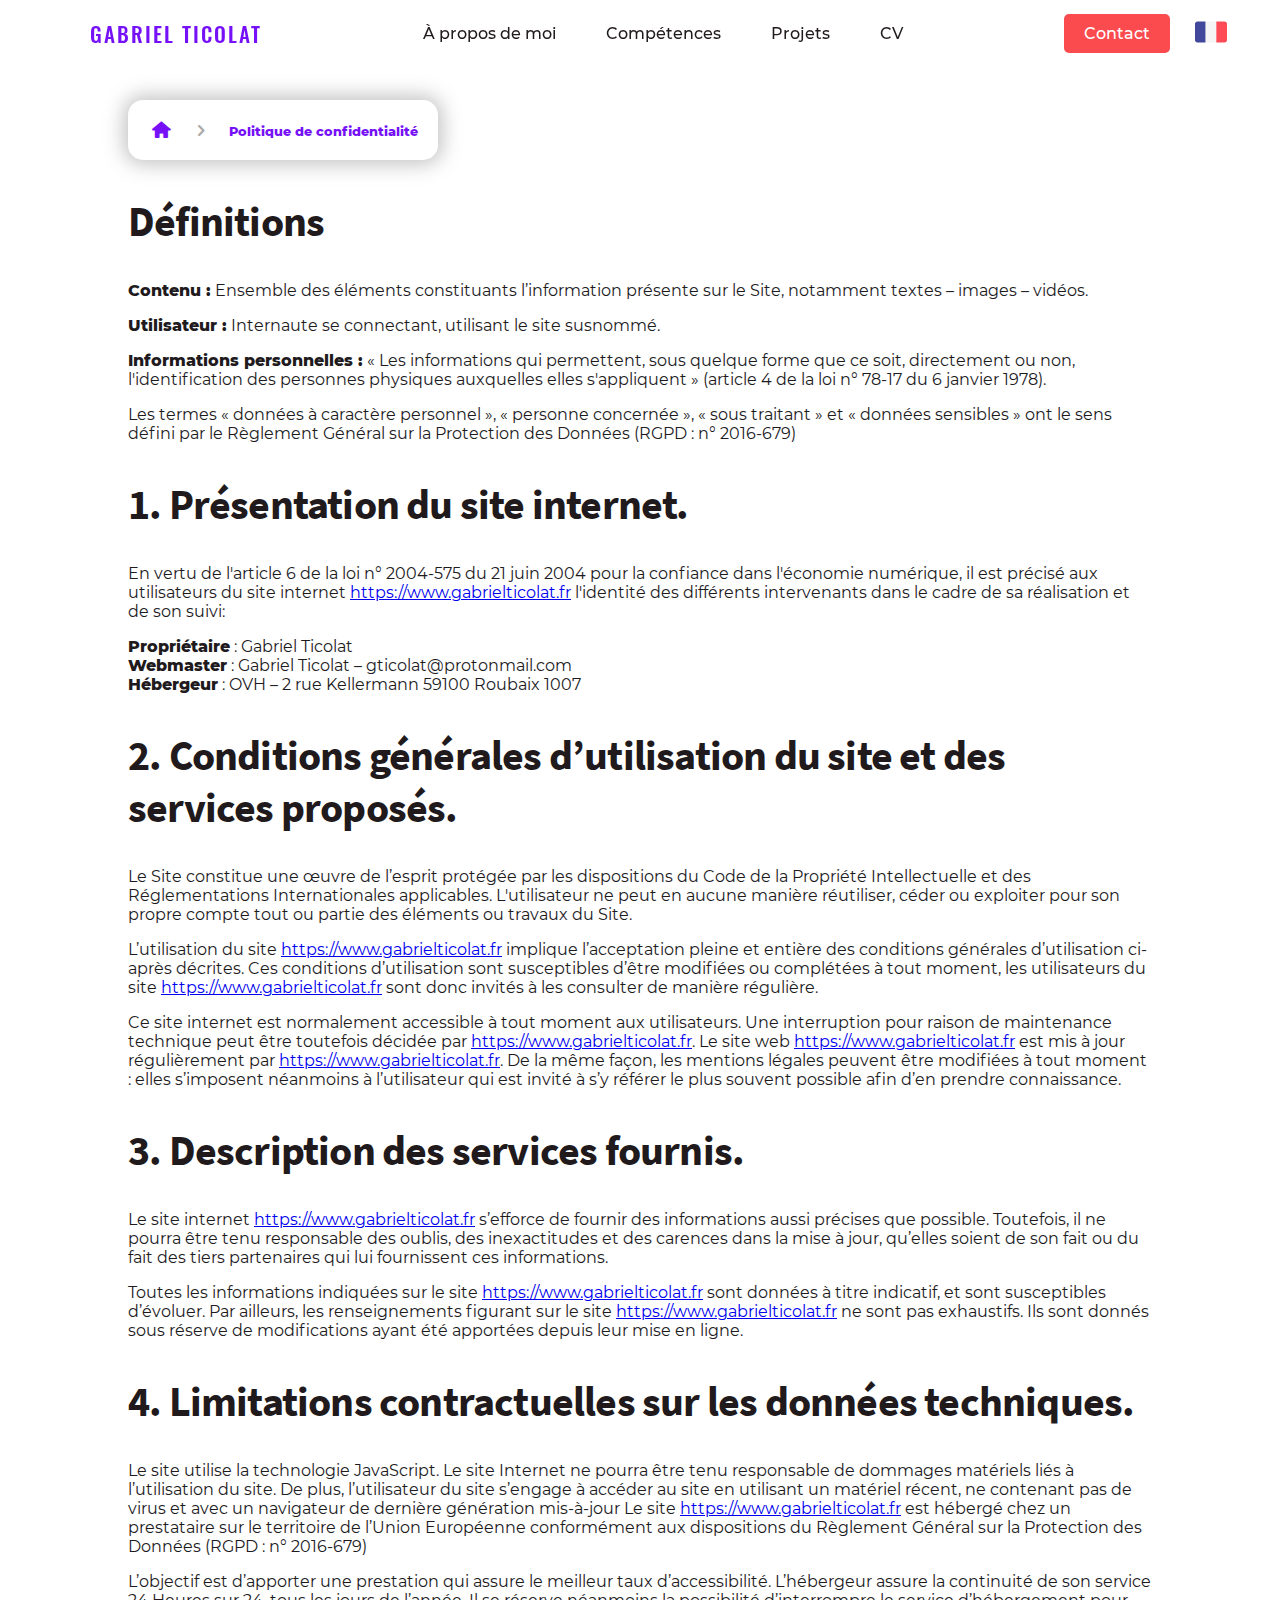
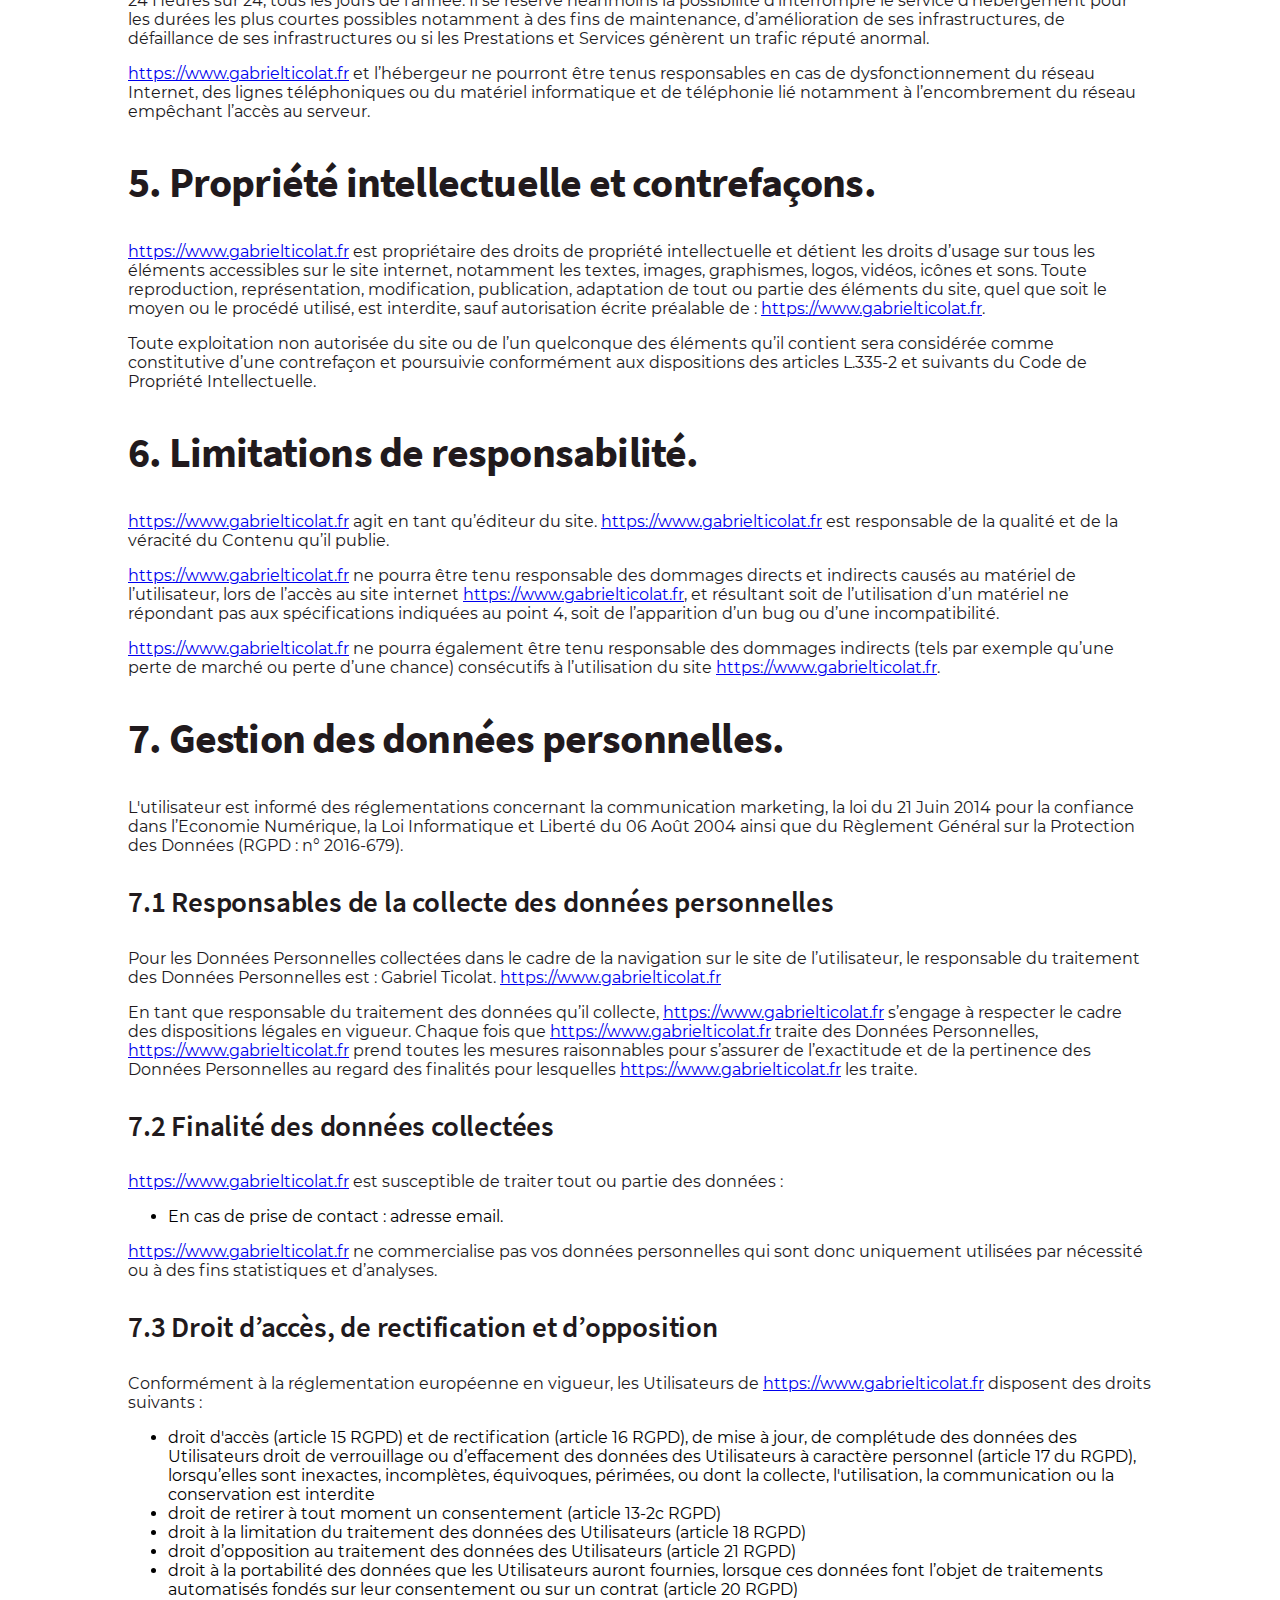
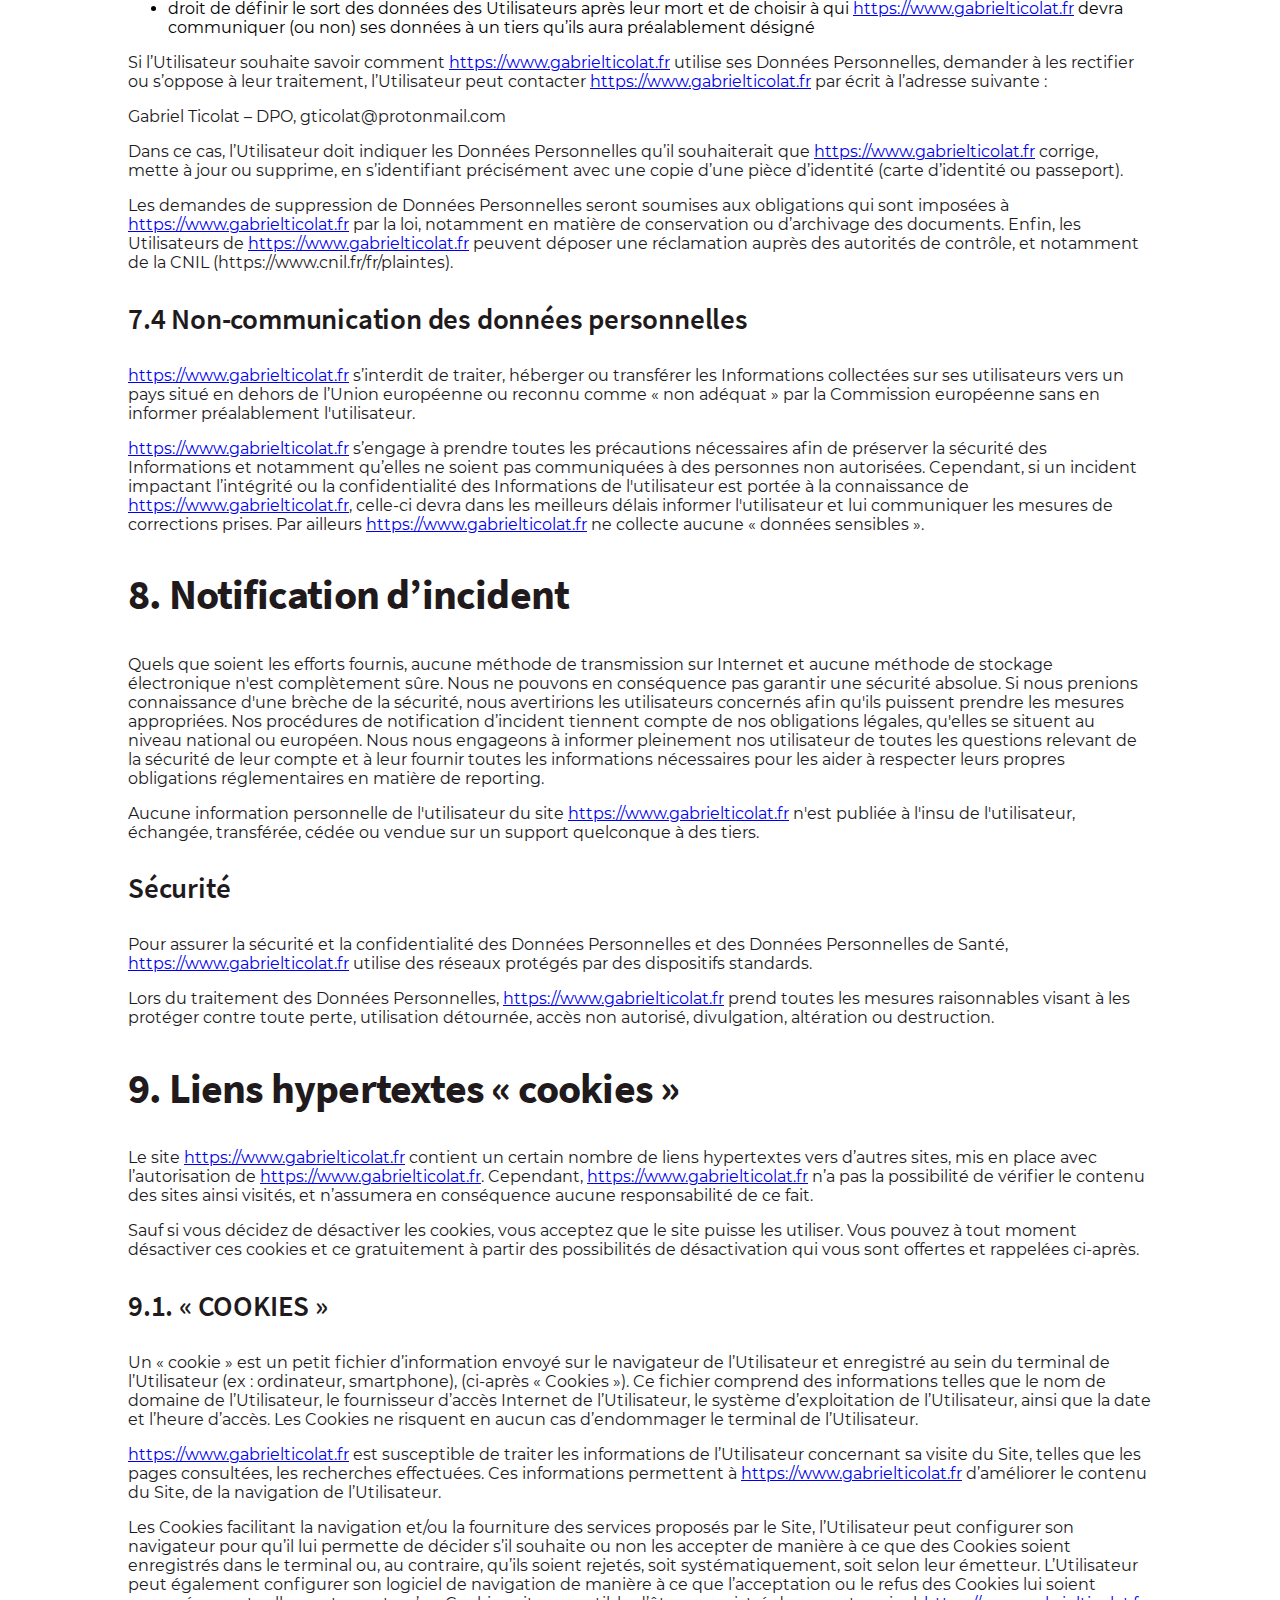
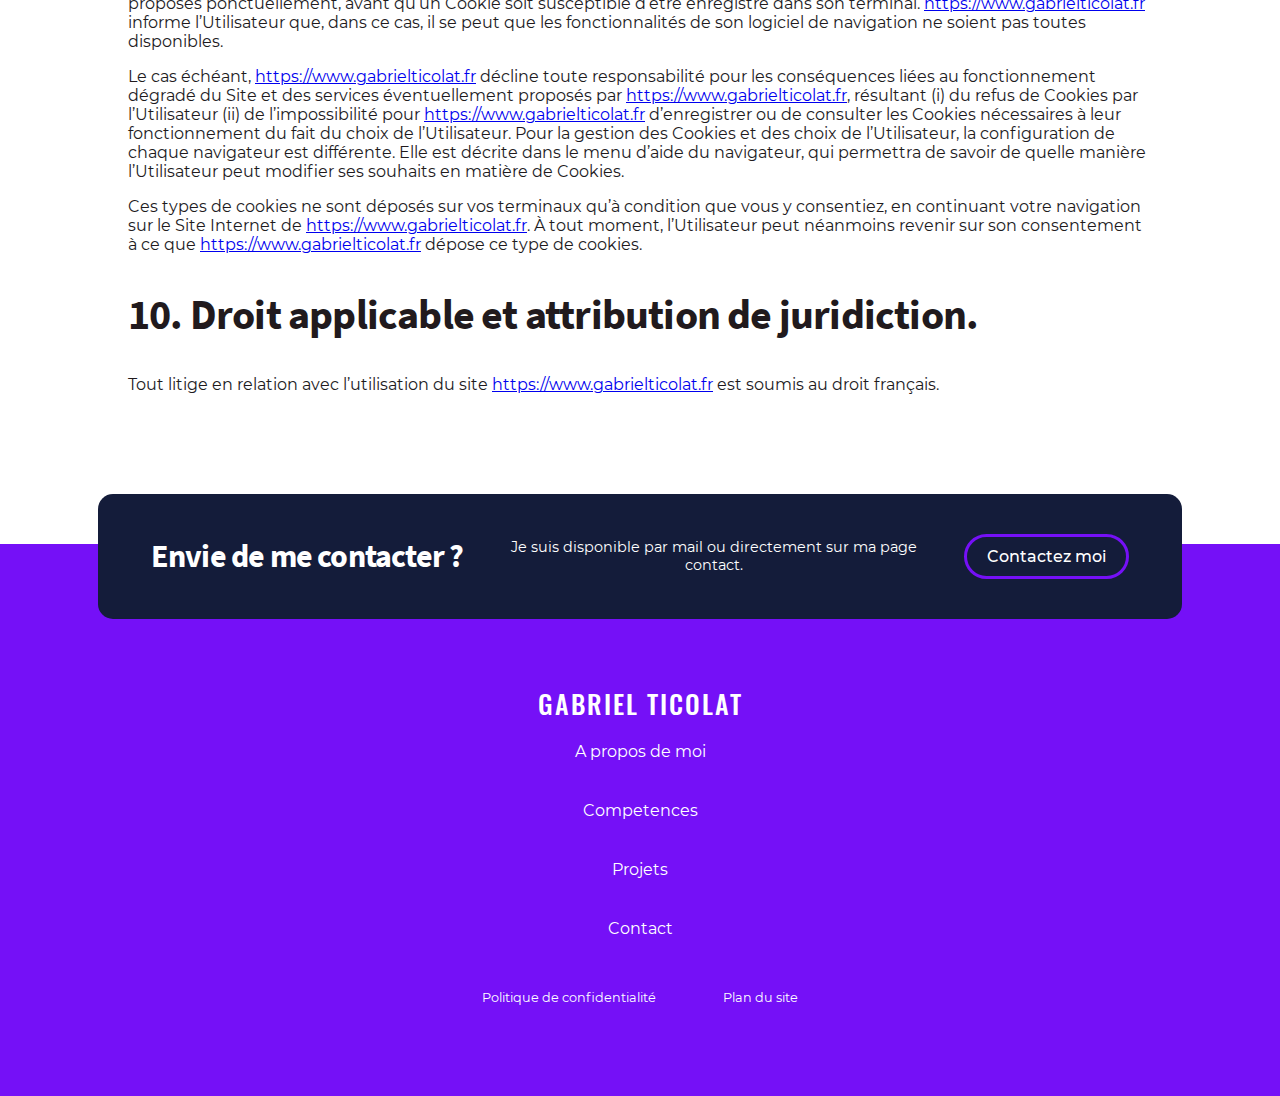
<file: Politique_de_confidentialite/politique_de_confidentialite.html>
<!DOCTYPE html>
<html lang="fr">

<head>
    <meta charset="UTF-8">
    <meta name="viewport" content="width=device-width, initial-scale=1.0">
    <title>Politique de confidentialité [ Gabriel Ticolat</title>
    <link rel="stylesheet" href="/style.css">
    <script src="../jquery-3.5.1.slim.min.js"></script>
    <script src="../script.js"></script>
</head>

<body>

    <!--Header-->
    <header>
        <nav>



            <div class="menu-responsive">
                <div class="menu-responsive__header">
                    <div class="header__logo">
                        <a href="/index.html"><span>Gabriel Ticolat</span></a>
                    </div>
                    <div class="header__burger bouton-burger">
                        <div></div>
                        <div></div>
                        <div></div>
                    </div>
                </div>
            </div>

            <div class="menu">
                <div class="header__croix bouton-burger"></div>

                <ul class="menu-responsive__nav">
                    <li class="menu-responsive__item"><a href="/A_Propos/A_propos.html" class="menu-responsive__links">À
                            propos de moi</a></li>
                    <li class="menu-responsive__item"><a href="/Competences/competences.html"
                            class="menu-responsive__links">Compétences</a></li>
                    <li class="menu-responsive__item"><a href="/Projets/projets.html"
                            class="menu-responsive__links">Projets</a></li>
                    <li class="menu-responsive__item"><a href="/CV_Gabriel_Ticolat.pdf" target="_blank"
                            class="menu-responsive__links">CV</a></li>
                    <li class="menu-responsive__item"> <a href="/Contact/contact.html"
                            class="bouton_vide bouton_vide--header">Contact</a></li>
                    <li class="menu-responsive__item">
                        <div class="langues menu-responsive__links">
                            <a href="#"><img src="/img/drapeau-francais.svg" alt=""></a>
                            <a href="#"><img src="/img/drapeau-americain.svg" alt=""></a>
                        </div>
                    </li>
                </ul>
            </div>





            <ul class="header__navigation">
                <div class="header__logo">
                    <a href="/index.html"><span>Gabriel Ticolat</span></a>
                </div>
                <div class=header__nav-center>
                    <li class=header__nav-center__item><a href="/A_Propos/A_propos.html"
                            class="header__navigation__links">À propos de
                            moi</a>
                    </li>
                    <li class=header__nav-center__item><a href="/Competences/competences.html"
                            class="header__navigation__links">Compétences</a></li>
                    <li class=header__nav-center__item><a href="/Projets/projets.html"
                            class="header__navigation__links">Projets</a>
                    </li>
                    <li class=header__nav-center__item><a href="/CV_Gabriel_Ticolat.pdf"
                            class="header__navigation__links" target="_blank">CV</a></li>
                </div>
                <div class="header__nav-right">
                    <li class="cv_contact"><a href="/Contact/contact.html"
                            class="bouton_vide bouton_vide--header">Contact</a></li>
                    <div class="langues-container">
                        <div class="header__langues">
                            <a href="" class="header__langues__links"><img src="/img/drapeau-francais.svg" alt=""
                                    class="header__langues__img"></a>
                            <a href="" class="header__langues__links"><img src="/img/drapeau-americain.svg" alt=""
                                    class="header__langues__img"></a>
                        </div>
                    </div>

                </div>
            </ul>



        </nav>



    </header>

    <!--Fil d'arianne-->

    <div class="fil-arianne-container">
        <div class="fil-arianne">
            <a href="../index.html"><span class="icon-home"></span></a>
            <span class="icon-right-open"></span>
            <a href="#"><span class="page-actuelle">Politique de confidentialité</span></a>
        </div>
    </div>




    <div class="container-politique">

        <h2>Définitions</h2>

        <p><b>Contenu :</b> Ensemble des éléments constituants l’information présente sur le Site, notamment textes –
            images
            – vidéos.</p>

        <p><b>Utilisateur :</b> Internaute se connectant, utilisant le site susnommé.</p>
        <p><b>Informations personnelles :</b> « Les informations qui permettent, sous quelque forme que ce soit,
            directement
            ou non, l'identification des personnes physiques auxquelles elles s'appliquent » (article 4 de la loi n°
            78-17
            du 6 janvier 1978).</p>
        <p>Les termes « données à caractère personnel », « personne concernée », « sous traitant » et « données
            sensibles »
            ont le sens défini par le Règlement Général sur la Protection des Données (RGPD : n° 2016-679)</p>

        <h2>1. Présentation du site internet.</h2>
        <p>En vertu de l'article 6 de la loi n° 2004-575 du 21 juin 2004 pour la confiance dans l'économie numérique, il
            est
            précisé aux utilisateurs du site internet <a
                href="https://www.gabrielticolat.fr">https://www.gabrielticolat.fr</a> l'identité des différents
            intervenants dans le cadre de sa réalisation et de son suivi:
        </p>
        <p><strong>Propriétaire</strong> : Gabriel Ticolat<br>
            <strong>Webmaster</strong> : Gabriel Ticolat – gticolat@protonmail.com<br>
            <strong>Hébergeur</strong> : OVH – 2 rue Kellermann 59100 Roubaix 1007<br>
        </p>


        <h2>2. Conditions générales d’utilisation du site et des services proposés.</h2>

        <p>Le Site constitue une œuvre de l’esprit protégée par les dispositions du Code de la Propriété Intellectuelle
            et
            des Réglementations Internationales applicables.
            L'utilisateur ne peut en aucune manière réutiliser, céder ou exploiter pour son propre compte tout ou partie
            des
            éléments ou travaux du Site.</p>

        <p>L’utilisation du site <a href="https://www.gabrielticolat.fr">https://www.gabrielticolat.fr</a> implique
            l’acceptation pleine et entière des conditions générales d’utilisation ci-après décrites. Ces conditions
            d’utilisation sont susceptibles d’être modifiées ou complétées à tout moment, les utilisateurs du site <a
                href="https://www.gabrielticolat.fr">https://www.gabrielticolat.fr</a> sont donc invités à les consulter
            de
            manière régulière.</p>

        <p>Ce site internet est normalement accessible à tout moment aux utilisateurs. Une interruption pour raison de
            maintenance technique peut être toutefois décidée par <a
                href="https://www.gabrielticolat.fr">https://www.gabrielticolat.fr</a>.
            Le site web <a href="https://www.gabrielticolat.fr">https://www.gabrielticolat.fr</a> est mis à jour
            régulièrement par <a href="https://www.gabrielticolat.fr">https://www.gabrielticolat.fr</a>. De la
            même façon, les mentions légales peuvent être modifiées à tout moment : elles s’imposent néanmoins à
            l’utilisateur qui est invité à s’y référer le plus souvent possible afin d’en prendre connaissance.</p>

        <h2>3. Description des services fournis.</h2>

        <p>Le site internet <a href="https://www.gabrielticolat.fr">https://www.gabrielticolat.fr</a> s’efforce de
            fournir des informations aussi précises que
            possible. Toutefois, il ne pourra être tenu responsable des oublis, des inexactitudes et des carences dans
            la
            mise à jour, qu’elles soient de son fait ou du fait des tiers partenaires qui lui fournissent ces
            informations.
        </p>

        <p>Toutes les informations indiquées sur le site <a
                href="https://www.gabrielticolat.fr">https://www.gabrielticolat.fr</a> sont données à titre indicatif,
            et
            sont susceptibles d’évoluer. Par ailleurs, les renseignements figurant sur le site <a
                href="https://www.gabrielticolat.fr">https://www.gabrielticolat.fr</a> ne sont pas exhaustifs. Ils sont
            donnés sous réserve de modifications ayant été apportées depuis leur mise en ligne.</p>

        <h2>4. Limitations contractuelles sur les données techniques.</h2>

        <p>Le site utilise la technologie JavaScript.

            Le site Internet ne pourra être tenu responsable de dommages matériels liés à l’utilisation du site. De
            plus,
            l’utilisateur du site s’engage à accéder au site en utilisant un matériel récent, ne contenant pas de virus
            et
            avec un navigateur de dernière génération mis-à-jour
            Le site <a href="https://www.gabrielticolat.fr">https://www.gabrielticolat.fr</a> est hébergé chez un
            prestataire sur le territoire de l’Union Européenne conformément aux dispositions du Règlement Général sur
            la
            Protection des Données (RGPD : n° 2016-679)</p>

        <p>L’objectif est d’apporter une prestation qui assure le meilleur taux d’accessibilité. L’hébergeur assure la
            continuité de son service 24 Heures sur 24, tous les jours de l’année. Il se réserve néanmoins la
            possibilité
            d’interrompre le service d’hébergement pour les durées les plus courtes possibles notamment à des fins de
            maintenance, d’amélioration de ses infrastructures, de défaillance de ses infrastructures ou si les
            Prestations
            et Services génèrent un trafic réputé anormal.</p>

        <p><a href="https://www.gabrielticolat.fr">https://www.gabrielticolat.fr</a> et l’hébergeur ne pourront être
            tenus
            responsables en cas de dysfonctionnement du réseau Internet, des lignes téléphoniques ou du matériel
            informatique et de téléphonie lié notamment à l’encombrement du réseau empêchant l’accès au serveur.</p>

        <h2>5. Propriété intellectuelle et contrefaçons.</h2>

        <p><a href="https://www.gabrielticolat.fr">https://www.gabrielticolat.fr</a> est propriétaire des droits de
            propriété intellectuelle et détient les droits d’usage sur tous les éléments accessibles sur le site
            internet,
            notamment les textes, images, graphismes, logos, vidéos, icônes et sons.
            Toute reproduction, représentation, modification, publication, adaptation de tout ou partie des éléments du
            site, quel que soit le moyen ou le procédé utilisé, est interdite, sauf autorisation écrite préalable de :
            <a href="https://www.gabrielticolat.fr">https://www.gabrielticolat.fr</a>.</p>

        <p>Toute exploitation non autorisée du site ou de l’un quelconque des éléments qu’il contient sera considérée
            comme
            constitutive d’une contrefaçon et poursuivie conformément aux dispositions des articles L.335-2 et suivants
            du
            Code de Propriété Intellectuelle.</p>

        <h2>6. Limitations de responsabilité.</h2>

        <p><a href="https://www.gabrielticolat.fr">https://www.gabrielticolat.fr</a> agit en tant qu’éditeur du site. <a
                href="https://www.gabrielticolat.fr">https://www.gabrielticolat.fr</a> est responsable de la qualité et
            de
            la véracité du Contenu qu’il publie. </p>

        <p><a href="https://www.gabrielticolat.fr">https://www.gabrielticolat.fr</a> ne pourra être tenu responsable des
            dommages directs et indirects causés au matériel de l’utilisateur, lors de l’accès au site internet <a
                href="https://www.gabrielticolat.fr">https://www.gabrielticolat.fr</a>, et résultant soit de
            l’utilisation
            d’un matériel ne répondant pas aux spécifications indiquées au point 4, soit de l’apparition d’un bug ou
            d’une
            incompatibilité.</p>

        <p><a href="https://www.gabrielticolat.fr">https://www.gabrielticolat.fr</a> ne pourra également être tenu
            responsable des dommages indirects (tels par exemple qu’une perte de marché ou perte d’une chance)
            consécutifs à
            l’utilisation du site <a href="https://www.gabrielticolat.fr">https://www.gabrielticolat.fr</a>.


            <h2>7. Gestion des données personnelles.</h2>

            <p>L'utilisateur est informé des réglementations concernant la communication marketing, la loi du 21 Juin
                2014 pour la
                confiance dans l’Economie Numérique, la Loi Informatique et Liberté du 06 Août 2004 ainsi que du
                Règlement
                Général sur la Protection des Données (RGPD : n° 2016-679). </p>

            <h3>7.1 Responsables de la collecte des données personnelles</h3>

            <p>Pour les Données Personnelles collectées dans le cadre de la navigation sur le site de l’utilisateur, le
                responsable du traitement des Données Personnelles est : Gabriel Ticolat. <a
                    href="https://www.gabrielticolat.fr">https://www.gabrielticolat.fr</a></p>

            <p>En tant que responsable du traitement des données qu’il collecte, <a
                    href="https://www.gabrielticolat.fr">https://www.gabrielticolat.fr</a> s’engage à respecter le cadre
                des
                dispositions légales en vigueur. Chaque fois que <a
                    href="https://www.gabrielticolat.fr">https://www.gabrielticolat.fr</a> traite des Données
                Personnelles, <a href="https://www.gabrielticolat.fr">https://www.gabrielticolat.fr</a> prend toutes les
                mesures
                raisonnables pour s’assurer de l’exactitude et de la pertinence des Données Personnelles au regard des
                finalités
                pour lesquelles <a href="https://www.gabrielticolat.fr">https://www.gabrielticolat.fr</a> les traite.
            </p>

            <h3>7.2 Finalité des données collectées</h3>

            <p><a href="https://www.gabrielticolat.fr">https://www.gabrielticolat.fr</a> est susceptible de traiter tout
                ou
                partie des données : </p>

            <ul>

                <li>En cas de prise de contact : adresse email.


            </ul>

            <p><a href="https://www.gabrielticolat.fr">https://www.gabrielticolat.fr</a> ne commercialise pas vos
                données
                personnelles qui sont donc uniquement utilisées par nécessité ou à des fins statistiques et d’analyses.
            </p>

            <h3>7.3 Droit d’accès, de rectification et d’opposition</h3>

            <p>
                Conformément à la réglementation européenne en vigueur, les Utilisateurs de <a
                    href="https://www.gabrielticolat.fr">https://www.gabrielticolat.fr</a> disposent des droits suivants
                : </p>
            <ul>

                <li>droit d'accès (article 15 RGPD) et de rectification (article 16 RGPD), de mise à jour, de complétude
                    des
                    données des Utilisateurs droit de verrouillage ou d’effacement des données des Utilisateurs à
                    caractère
                    personnel (article 17 du RGPD), lorsqu’elles sont inexactes, incomplètes, équivoques, périmées, ou
                    dont la
                    collecte, l'utilisation, la communication ou la conservation est interdite </li>

                <li>droit de retirer à tout moment un consentement (article 13-2c RGPD) </li>

                <li>droit à la limitation du traitement des données des Utilisateurs (article 18 RGPD) </li>

                <li>droit d’opposition au traitement des données des Utilisateurs (article 21 RGPD) </li>

                <li>droit à la portabilité des données que les Utilisateurs auront fournies, lorsque ces données font
                    l’objet de
                    traitements automatisés fondés sur leur consentement ou sur un contrat (article 20 RGPD) </li>

                <li>droit de définir le sort des données des Utilisateurs après leur mort et de choisir à qui <a
                        href="https://www.gabrielticolat.fr">https://www.gabrielticolat.fr</a> devra communiquer (ou
                    non) ses
                    données à un tiers qu’ils aura préalablement désigné</li>
            </ul>


            <p>Si l’Utilisateur souhaite savoir comment <a
                    href="https://www.gabrielticolat.fr">https://www.gabrielticolat.fr</a> utilise ses Données
                Personnelles,
                demander à les rectifier ou s’oppose à leur traitement, l’Utilisateur peut contacter <a
                    href="https://www.gabrielticolat.fr">https://www.gabrielticolat.fr</a> par écrit à l’adresse
                suivante : </p>

            <p>Gabriel Ticolat – DPO, gticolat@protonmail.com</p>

            <p>Dans ce cas, l’Utilisateur doit indiquer les Données Personnelles qu’il souhaiterait que <a
                    href="https://www.gabrielticolat.fr">https://www.gabrielticolat.fr</a> corrige, mette à jour ou
                supprime, en
                s’identifiant précisément avec une copie d’une pièce d’identité (carte d’identité ou passeport). </p>

            <p>
                Les demandes de suppression de Données Personnelles seront soumises aux obligations qui sont imposées à
                <a href="https://www.gabrielticolat.fr">https://www.gabrielticolat.fr</a> par la loi, notamment en
                matière de
                conservation ou d’archivage des documents. Enfin, les Utilisateurs de <a
                    href="https://www.gabrielticolat.fr">https://www.gabrielticolat.fr</a> peuvent déposer une
                réclamation
                auprès des autorités de contrôle, et notamment de la CNIL (https://www.cnil.fr/fr/plaintes).</p>

            <h3>7.4 Non-communication des données personnelles</h3>

            <p>
                <a href="https://www.gabrielticolat.fr">https://www.gabrielticolat.fr</a> s’interdit de traiter,
                héberger ou
                transférer les Informations collectées sur ses utilisateurs vers un pays situé en dehors de l’Union
                européenne ou
                reconnu comme « non adéquat » par la Commission européenne sans en informer préalablement l'utilisateur.

                <p>
                    <a href="https://www.gabrielticolat.fr">https://www.gabrielticolat.fr</a> s’engage à prendre toutes
                    les
                    précautions nécessaires afin de préserver la sécurité des Informations et notamment qu’elles ne
                    soient pas
                    communiquées à des personnes non autorisées. Cependant, si un incident impactant l’intégrité ou la
                    confidentialité des Informations de l'utilisateur est portée à la connaissance de <a
                        href="https://www.gabrielticolat.fr">https://www.gabrielticolat.fr</a>, celle-ci devra dans les
                    meilleurs
                    délais informer l'utilisateur et lui communiquer les mesures de corrections prises. Par ailleurs <a
                        href="https://www.gabrielticolat.fr">https://www.gabrielticolat.fr</a> ne collecte aucune «
                    données
                    sensibles ».</p>



                <h2>8. Notification d’incident</h2>
                <p>
                    Quels que soient les efforts fournis, aucune méthode de transmission sur Internet et aucune méthode
                    de stockage
                    électronique n'est complètement sûre. Nous ne pouvons en conséquence pas garantir une sécurité
                    absolue.
                    Si nous prenions connaissance d'une brèche de la sécurité, nous avertirions les utilisateurs
                    concernés afin
                    qu'ils puissent prendre les mesures appropriées. Nos procédures de notification d’incident tiennent
                    compte de
                    nos obligations légales, qu'elles se situent au niveau national ou européen. Nous nous engageons à
                    informer
                    pleinement nos utilisateur de toutes les questions relevant de la sécurité de leur compte et à leur
                    fournir toutes
                    les informations nécessaires pour les aider à respecter leurs propres obligations réglementaires en
                    matière de
                    reporting.</p>
                <p>
                    Aucune information personnelle de l'utilisateur du site <a
                        href="https://www.gabrielticolat.fr">https://www.gabrielticolat.fr</a> n'est publiée à l'insu de
                    l'utilisateur, échangée, transférée, cédée ou vendue sur un support quelconque à des tiers.

                    <h3>Sécurité</h3>

                    <p>
                        Pour assurer la sécurité et la confidentialité des Données Personnelles et des Données
                        Personnelles de Santé, <a href="https://www.gabrielticolat.fr">https://www.gabrielticolat.fr</a>
                        utilise des réseaux protégés par des
                        dispositifs standards. </p>

                    <p>
                        Lors du traitement des Données Personnelles, <a
                            href="https://www.gabrielticolat.fr">https://www.gabrielticolat.fr</a> prend toutes les
                        mesures raisonnables
                        visant à les protéger contre toute perte, utilisation détournée, accès non autorisé,
                        divulgation, altération ou
                        destruction.</p>

                    <h2>9. Liens hypertextes « cookies »</h2>
                    <p>
                        Le site <a href="https://www.gabrielticolat.fr">https://www.gabrielticolat.fr</a> contient un
                        certain nombre de
                        liens hypertextes vers d’autres sites, mis en place avec l’autorisation de <a
                            href="https://www.gabrielticolat.fr">https://www.gabrielticolat.fr</a>. Cependant, <a
                            href="https://www.gabrielticolat.fr">https://www.gabrielticolat.fr</a> n’a pas la
                        possibilité de vérifier le
                        contenu des sites ainsi visités, et n’assumera en conséquence aucune responsabilité de ce fait.
                    </p>
                    <p> Sauf si vous décidez de désactiver les cookies, vous acceptez que le site puisse les utiliser.
                        Vous pouvez à tout
                        moment désactiver ces cookies et ce gratuitement à partir des possibilités de désactivation qui
                        vous sont offertes
                        et rappelées ci-après.
                    </p>

                    <h3>9.1. « COOKIES »</h3>
                    <p>
                        Un « cookie » est un petit fichier d’information envoyé sur le navigateur de l’Utilisateur et
                        enregistré au sein
                        du terminal de l’Utilisateur (ex : ordinateur, smartphone), (ci-après « Cookies »). Ce fichier
                        comprend des
                        informations telles que le nom de domaine de l’Utilisateur, le fournisseur d’accès Internet de
                        l’Utilisateur, le
                        système d’exploitation de l’Utilisateur, ainsi que la date et l’heure d’accès. Les Cookies ne
                        risquent en aucun
                        cas d’endommager le terminal de l’Utilisateur.</p>
                    <p>
                        <a href="https://www.gabrielticolat.fr">https://www.gabrielticolat.fr</a> est susceptible de
                        traiter les
                        informations de l’Utilisateur concernant sa visite du Site, telles que les pages consultées, les
                        recherches
                        effectuées. Ces informations permettent à <a
                            href="https://www.gabrielticolat.fr">https://www.gabrielticolat.fr</a> d’améliorer le
                        contenu du Site, de la
                        navigation de l’Utilisateur.</p>
                    <p>
                        Les Cookies facilitant la navigation et/ou la fourniture des services proposés par le Site,
                        l’Utilisateur peut
                        configurer son navigateur pour qu’il lui permette de décider s’il souhaite ou non les accepter
                        de manière à ce
                        que des Cookies soient enregistrés dans le terminal ou, au contraire, qu’ils soient rejetés,
                        soit
                        systématiquement, soit selon leur émetteur. L’Utilisateur peut également configurer son logiciel
                        de navigation
                        de manière à ce que l’acceptation ou le refus des Cookies lui soient proposés ponctuellement,
                        avant qu’un Cookie
                        soit susceptible d’être enregistré dans son terminal. <a
                            href="https://www.gabrielticolat.fr">https://www.gabrielticolat.fr</a> informe l’Utilisateur
                        que, dans ce
                        cas, il se peut que les fonctionnalités de son logiciel de navigation ne soient pas toutes
                        disponibles.</p>
                    <p>
                        Le cas échéant, <a href="https://www.gabrielticolat.fr">https://www.gabrielticolat.fr</a>
                        décline toute
                        responsabilité pour les conséquences liées au fonctionnement dégradé du Site et des services
                        éventuellement
                        proposés par <a href="https://www.gabrielticolat.fr">https://www.gabrielticolat.fr</a>,
                        résultant (i) du refus
                        de Cookies par l’Utilisateur (ii) de l’impossibilité pour <a
                            href="https://www.gabrielticolat.fr">https://www.gabrielticolat.fr</a> d’enregistrer ou de
                        consulter les
                        Cookies nécessaires à leur fonctionnement du fait du choix de l’Utilisateur. Pour la gestion des
                        Cookies et des
                        choix de l’Utilisateur, la configuration de chaque navigateur est différente. Elle est décrite
                        dans le menu
                        d’aide du navigateur, qui permettra de savoir de quelle manière l’Utilisateur peut modifier ses
                        souhaits en
                        matière de Cookies.</p>

                    <p>
                        Ces types de cookies ne sont déposés sur vos terminaux qu’à condition que vous y consentiez, en
                        continuant votre
                        navigation sur le Site Internet de <a
                            href="https://www.gabrielticolat.fr">https://www.gabrielticolat.fr</a>. À tout moment,
                        l’Utilisateur peut
                        néanmoins revenir sur son consentement à ce que <a
                            href="https://www.gabrielticolat.fr">https://www.gabrielticolat.fr</a> dépose ce type de
                        cookies.</p>


                    <h2>10. Droit applicable et attribution de juridiction.</h2>
                    <p>
                        Tout litige en relation avec l’utilisation du site <a
                            href="https://www.gabrielticolat.fr">https://www.gabrielticolat.fr</a> est soumis au droit
                        français.</p>




    </div>















    <footer>
        <div class="footer__contact">
            <h2 class="footer__contact__headline">Envie de me contacter ?</h2>
            <p class="footer__contact__text">Je suis disponible par mail ou directement sur ma page contact.</p>
            <a href="/Contact/contact.html" class="bouton_vide footer__contact__link">Contactez moi</a>
        </div>
        <a href="/index.html" class="footer__logo">Gabriel Ticolat</a>


        <ul class="footer__lien-utile">
            <li class="footer__lien-utile__item"><a href="/A_Propos/A_propos.html" class="footer__links">A propos de
                    moi</a></li>
            <li class="footer__lien-utile__item"><a href="/Competences/competences.html"
                    class="footer__links">Competences</a></li>
            <li class="footer__lien-utile__item"><a href="/Projets/projets.html" class="footer__links">Projets</a></li>
            <li class="footer__lien-utile__item"><a href="/Contact/contact.html" class="footer__links">Contact</a></li>
        </ul>

        <ul class="footer__legale">
            <li class="footer__legale__item"><a href="/Politique_de_confidentialite/politique_de_confidentialite.html"
                    class="footer__legale__links">Politique de
                    confidentialité</a></li>
            <li class="footer__legal__item"><a href="/PlanSite/plan_du_site.html" class="footer__legale__links">Plan du
                    site</a></li>
        </ul>



    </footer>

</body>

</html>
</file>
<file: style.css>
@charset "UTF-8";
body,
html {
  margin: 0;
  padding: 0;
  scroll-behavior: smooth;
}
@media screen and (min-width: 0px) and (max-width: 768px) {
  body,
html {
    position: absolute;
    width: 100vw;
    overflow-x: hidden;
  }
}

.container-politique {
  width: 80%;
  margin: auto;
}

.container-politique ul {
  list-style-type: disc;
  font-family: "Montserrat", sans-serif;
}

@font-face {
  font-family: "fontello";
  src: url("../fonts/Fontello/fontello.eot?31801892");
  src: url("../fonts/Fontello/fontello.eot?31801892#iefix") format("embedded-opentype"), url("../fonts/Fontello/fontello.woff2?31801892") format("woff2"), url("../fonts/Fontello/fontello.woff?31801892") format("woff"), url("../fonts/Fontello/fontello.ttf?31801892") format("truetype"), url("../fonts/Fontello/fontello.svg?31801892#fontello") format("svg");
  font-weight: normal;
  font-style: normal;
}
[class^=icon-]:before,
[class*=" icon-"]:before {
  font-family: "fontello";
  font-style: normal;
  font-weight: normal;
  display: inline-block;
  text-decoration: inherit;
  width: 1em;
  margin-right: 0.2em;
  text-align: center;
  font-variant: normal;
  text-transform: none;
  line-height: 1em;
  margin-left: 0.2em;
  font-size: 120%;
}

.icon-home:before {
  content: "";
}

/* '' */
.icon-thumbs-up:before {
  content: "";
}

/* '' */
.icon-right:before {
  content: "";
}

/* '' */
.icon-right-small:before {
  content: "";
}

/* '' */
.icon-right-open:before {
  content: "";
}

/* '' */
/*
  _____      _ _               
 |  __ \    | (_)              
 | |__) |__ | |_  ___ ___  ___ 
 |  ___/ _ \| | |/ __/ _ \/ __|
 | |  | (_) | | | (_|  __/\__ \
 |_|   \___/|_|_|\___\___||___/
*/
@font-face {
  font-family: "Montserrat";
  font-style: normal;
  font-weight: 400;
  src: url("../fonts/Montserrat/montserrat-v15-latin-ext-regular.eot");
  /* IE9 Compat Modes */
  src: local("Montserrat Regular"), local("Montserrat-Regular"), url("../fonts/Montserrat/montserrat-v15-latin-ext-regular.eot?#iefix") format("embedded-opentype"), url("../fonts/Montserrat/montserrat-v15-latin-ext-regular.woff2") format("woff2"), url("../fonts/Montserrat/montserrat-v15-latin-ext-regular.woff") format("woff"), url("../fonts/Montserrat/montserrat-v15-latin-ext-regular.ttf") format("truetype"), url("../fonts/Montserrat/montserrat-v15-latin-ext-regular.svg#Montserrat") format("svg");
  /* Legacy iOS */
}
@font-face {
  font-family: "Montserrat";
  font-style: normal;
  font-weight: 500;
  src: url("../fonts/Montserrat/montserrat-v15-latin-ext-500.eot");
  /* IE9 Compat Modes */
  src: local("Montserrat Medium"), local("Montserrat-Medium"), url("../fonts/Montserrat/montserrat-v15-latin-ext-500.eot?#iefix") format("embedded-opentype"), url("../fonts/Montserrat/montserrat-v15-latin-ext-500.woff2") format("woff2"), url("../fonts/Montserrat/montserrat-v15-latin-ext-500.woff") format("woff"), url("../fonts/Montserrat/montserrat-v15-latin-ext-500.ttf") format("truetype"), url("../fonts/Montserrat/montserrat-v15-latin-ext-500.svg#Montserrat") format("svg");
  /* Legacy iOS */
}
@font-face {
  font-family: "Montserrat";
  font-style: normal;
  font-weight: 800;
  src: url("../fonts/Montserrat/montserrat-v15-latin-ext-800.eot");
  /* IE9 Compat Modes */
  src: local("Montserrat ExtraBold"), local("Montserrat-ExtraBold"), url("../fonts/Montserrat/montserrat-v15-latin-ext-800.eot?#iefix") format("embedded-opentype"), url("../fonts/Montserrat/montserrat-v15-latin-ext-800.woff2") format("woff2"), url("../fonts/Montserrat/montserrat-v15-latin-ext-800.woff") format("woff"), url("../fonts/Montserrat/montserrat-v15-latin-ext-800.ttf") format("truetype"), url("../fonts/Montserrat/montserrat-v15-latin-ext-800.svg#Montserrat") format("svg");
  /* Legacy iOS */
}
@font-face {
  font-family: "Source Sans Pro";
  font-style: normal;
  font-weight: 600;
  src: url("../fonts/Source-Sans/source-sans-pro-v14-latin-ext-600.eot");
  /* IE9 Compat Modes */
  src: local("Source Sans Pro SemiBold"), local("SourceSansPro-SemiBold"), url("../fonts/Source-Sans/source-sans-pro-v14-latin-ext-600.eot?#iefix") format("embedded-opentype"), url("../fonts/Source-Sans/source-sans-pro-v14-latin-ext-600.woff2") format("woff2"), url("../fonts/Source-Sans/source-sans-pro-v14-latin-ext-600.woff") format("woff"), url("../fonts/Source-Sans/source-sans-pro-v14-latin-ext-600.ttf") format("truetype"), url("../fonts/Source-Sans/source-sans-pro-v14-latin-ext-600.svg#SourceSansPro") format("svg");
  /* Legacy iOS */
}
@font-face {
  font-family: "Source Sans Pro";
  font-style: normal;
  font-weight: 700;
  src: url("../fonts/Source-Sans/source-sans-pro-v14-latin-ext-700.eot");
  /* IE9 Compat Modes */
  src: local("Source Sans Pro Bold"), local("SourceSansPro-Bold"), url("../fonts/Source-Sans/source-sans-pro-v14-latin-ext-700.eot?#iefix") format("embedded-opentype"), url("../fonts/Source-Sans/source-sans-pro-v14-latin-ext-700.woff2") format("woff2"), url("../fonts/Source-Sans/source-sans-pro-v14-latin-ext-700.woff") format("woff"), url("../fonts/Source-Sans/source-sans-pro-v14-latin-ext-700.ttf") format("truetype"), url("../fonts/Source-Sans/source-sans-pro-v14-latin-ext-700.svg#SourceSansPro") format("svg");
  /* Legacy iOS */
}
@font-face {
  font-family: "Source Sans Pro";
  font-style: normal;
  font-weight: 900;
  src: url("../fonts/Source-Sans/source-sans-pro-v14-latin-ext-900.eot");
  /* IE9 Compat Modes */
  src: local("Source Sans Pro Black"), local("SourceSansPro-Black"), url("../fonts/Source-Sans/source-sans-pro-v14-latin-ext-900.eot?#iefix") format("embedded-opentype"), url("../fonts/Source-Sans/source-sans-pro-v14-latin-ext-900.woff2") format("woff2"), url("../fonts/Source-Sans/source-sans-pro-v14-latin-ext-900.woff") format("woff"), url("../fonts/Source-Sans/source-sans-pro-v14-latin-ext-900.ttf") format("truetype"), url("../fonts/Source-Sans/source-sans-pro-v14-latin-ext-900.svg#SourceSansPro") format("svg");
  /* Legacy iOS */
}
/* oswald-500 - latin-ext */
@font-face {
  font-family: "Oswald";
  font-style: normal;
  font-weight: 500;
  src: local(""), url("../fonts/Oswald/oswald-v35-latin-ext-500.woff2") format("woff2"), url("../fonts/Oswald/oswald-v35-latin-ext-500.woff") format("woff");
  /* Chrome 6+, Firefox 3.6+, IE 9+, Safari 5.1+ */
}
h1,
h2,
h3,
h4 {
  color: #211A1D;
  font-family: "Source Sans Pro", sans-serif;
}

h1 {
  font-size: 2.6em;
  letter-spacing: 1px;
  font-weight: 900;
  text-align: left;
  margin: 40px auto;
}
@media screen and (min-width: 0px) and (max-width: 450px) {
  h1 {
    font-size: 2em;
    text-align: center;
  }
}
@media screen and (min-width: 450px) and (max-width: 768px) {
  h1 {
    font-size: 2.4em;
  }
}

h2 {
  font-size: 2.6em;
  font-weight: 700;
  letter-spacing: -0.8px;
}
@media screen and (min-width: 0px) and (max-width: 768px) {
  h2 {
    font-size: 2.4em;
  }
}

h3 {
  font-size: 1.8em;
  font-weight: 600;
  letter-spacing: -0.2px;
}

h4 {
  font-size: 1.4em;
  font-weight: 400;
  letter-spacing: -0.1px;
}

p {
  font-family: "Montserrat", sans-serif;
  font-weight: 400;
  color: #211A1D;
}

hr {
  width: 30%;
  margin: 0;
  border: 3px #21438a solid;
  border-radius: 2px;
}

ul {
  list-style-type: none;
}

/*
  ____              _                  
 |  _ \            | |                 
 | |_) | ___  _   _| |_ ___  _ __  ___ 
 |  _ < / _ \| | | | __/ _ \| '_ \/ __|
 | |_) | (_) | |_| | || (_) | | | \__ \
 |____/ \___/ \__,_|\__\___/|_| |_|___/
*/
.bouton {
  text-align: left;
  -webkit-perspective: 800px;
  perspective: 800px;
}

.beau-bouton {
  display: inline-block;
  font-family: "Montserrat", sans-serif;
  font-size: 18px;
  font-weight: 800;
  letter-spacing: 0.03em;
  text-transform: uppercase;
  color: #ffffff;
  position: relative;
}

.beau-bouton::before {
  content: "";
  display: inline-block;
  height: 40px;
  position: absolute;
  bottom: -8px;
  left: 20px;
  right: 20px;
  z-index: -1;
  border-radius: 30em;
  -webkit-filter: blur(20px) brightness(0.95);
  filter: blur(20px) brightness(0.95);
  -webkit-transition: all 0.3s ease-out;
  -o-transition: all 0.3s ease-out;
  transition: all 0.3s ease-out;
}

.beau-boutontext {
  display: inline-block;
  padding: 18px 60px;
  border-radius: 50em;
  position: relative;
  -webkit-transition: all 0.3s ease-out;
  -o-transition: all 0.3s ease-out;
  transition: all 0.3s ease-out;
}
@media screen and (min-width: 0px) and (max-width: 768px) {
  .beau-boutontext {
    padding: 23px 30px;
  }
}

.beau-boutontext:hover {
  -webkit-filter: brightness(1.2) contrast(1.2);
  filter: brightness(1.2) contrast(1.2);
  -webkit-transform: scale(0.9);
  -ms-transform: scale(0.9);
  transform: scale(0.9);
}

.beau-boutontext:hover .beau-bouton::before {
  bottom: 100;
  -webkit-filter: blur(10px) brightness(0.9);
  filter: blur(10px) brightness(0.9);
}

.beau-boutontext,
.degrade-fond::before {
  background: #7510F7;
}

.bouton_vide {
  padding: 10px 20px;
  color: #7510F7;
  text-decoration: none;
  border: 3px solid #7510F7;
  border-radius: 50em;
  font-family: "Montserrat", sans-serif;
  font-weight: 500;
  -webkit-transition: 0.4s;
  -o-transition: 0.4s;
  transition: 0.4s;
}

.bouton_vide:hover {
  background-color: #7510F7;
  color: white;
}

.container_bouton {
  width: 100%;
  text-align: center;
  margin-bottom: 50px;
}

.fil-arianne-container {
  width: 80%;
  margin: 100px auto 0 auto;
}
@media screen and (min-width: 0px) and (max-width: 450px) {
  .fil-arianne-container {
    margin-top: 90px;
  }
}

.fil-arianne {
  position: relative;
  padding: 20px 20px;
  display: inline-block;
  height: 100%;
  text-align: center;
  border-radius: 15px;
  -webkit-box-shadow: 0px 0px 20px 4px rgba(100, 100, 100, 0.4);
  box-shadow: 0px 0px 20px 4px rgba(100, 100, 100, 0.4);
  background-color: #fff;
}
@media screen and (min-width: 0px) and (max-width: 450px) {
  .fil-arianne {
    padding: 0;
    border-radius: 0;
    -webkit-box-shadow: 0 0 0 0 #fff;
    box-shadow: 0 0 0 0 #fff;
  }
}

.fil-arianne .icon-home {
  margin-right: 10px;
  color: #7510F7;
  font-size: 1.2em;
}
@media screen and (min-width: 0px) and (max-width: 450px) {
  .fil-arianne .icon-home {
    margin-right: 5px;
  }
}

.fil-arianne .icon-right-open {
  margin-right: 10px;
  color: #aaa;
  position: relative;
  top: 1px;
}
@media screen and (min-width: 0px) and (max-width: 450px) {
  .fil-arianne .icon-right-open {
    margin-right: 5px;
  }
}

.fil-arianne a {
  font-size: 0.8em;
  color: #211A1D;
  text-decoration: none;
  font-family: "Montserrat";
}

.fil-arianne a .page-actuelle {
  color: #7510F7;
  font-weight: 600;
}

.fil-arianne a:hover {
  font-weight: 600;
}

/*
  _    _                _           
 | |  | |              | |          
 | |__| | ___  __ _  __| | ___ _ __ 
 |  __  |/ _ \/ _` |/ _` |/ _ \ '__|
 | |  | |  __/ (_| | (_| |  __/ |   
 |_|  |_|\___|\__,_|\__,_|\___|_|  
*/
header {
  width: 100%;
  position: fixed;
  z-index: 3;
  -webkit-transition: 0.2s;
  -o-transition: 0.2s;
  transition: 0.2s;
  top: 0;
  padding: 4px 0;
}
@media screen and (min-width: 0px) and (max-width: 768px) {
  header {
    position: relative;
    padding: 0;
    -webkit-box-shadow: 0 1px 4px 1px rgba(111, 111, 111, 0.4);
    box-shadow: 0 1px 4px 1px rgba(111, 111, 111, 0.4);
  }
}

.header__navigation {
  display: -webkit-box;
  display: -ms-flexbox;
  display: flex;
  -ms-flex-pack: distribute;
  justify-content: space-around;
  -webkit-box-align: center;
  -ms-flex-align: center;
  align-items: center;
  font-family: "Montserrat", sans-serif;
  font-weight: 500;
  position: relative;
  padding: 10px;
  margin: 0;
}

nav {
  width: 100%;
  margin: auto;
}

header.sticky {
  background-color: #fff;
  -webkit-box-shadow: 0 1px 4px 1px rgba(111, 111, 111, 0.4);
  box-shadow: 0 1px 4px 1px rgba(111, 111, 111, 0.4);
}
@media screen and (min-width: 0px) and (max-width: 768px) {
  header.sticky {
    background-color: transparent;
    -webkit-box-shadow: 0 0 0 0 #fff;
    box-shadow: 0 0 0 0 #fff;
  }
}

.header__navigation__links {
  position: relative;
  padding-bottom: 4px;
  -webkit-transition: color 0.6s;
  -o-transition: color 0.6s;
  transition: color 0.6s;
  color: #211A1D;
}

.header__navigation__links::before {
  content: "";
  position: absolute;
  width: 0%;
  height: 2px;
  bottom: 0;
  left: 0;
  background-color: #7510F7;
  -webkit-transition: width 0.5s cubic-bezier(0.86, 0, 0.07, 1);
  -o-transition: width 0.5s cubic-bezier(0.86, 0, 0.07, 1);
  transition: width 0.5s cubic-bezier(0.86, 0, 0.07, 1);
}

.header__navigation__links:hover::before {
  width: 100%;
}

.cv_contact {
  -ms-flex-item-align: end;
  align-self: flex-end;
}

.header__nav-center {
  display: -webkit-box;
  display: -ms-flexbox;
  display: flex;
}

.header__nav-center__item:not(:last-child) {
  margin-right: 50px;
}

.header__nav-right {
  display: flex;
  position: relative;
}

.header__langues-container {
  position: relative;
}

.header__langues {
  position: absolute;
  width: 2rem;
  height: 2rem;
  padding: 5px;
  border-radius: 5px;
  transition: 0.4s;
  overflow: hidden;
}

.header__langues__img {
  width: 2rem;
  display: block;
}

.header__langues__links {
  position: absolute;
  top: 2px;
}

.header__langues__links:nth-child(2) {
  top: 40px;
  opacity: 0;
  transition: 0.3s;
}

.header__langues:hover {
  background-color: #fff;
  height: 4rem;
}

.header__langues__links:nth-child(2) {
  opacity: 1;
  transition-delay: 0.2s;
}

.bouton_vide--header {
  border: 0;
  background-color: #FB4B4E;
  border-radius: 5px;
  color: #fff;
  margin-right: 20px;
  display: inline-block;
}
.bouton_vide--header:hover {
  background-color: #FB4B4E;
}
@media screen and (min-width: 0px) and (max-width: 768px) {
  .bouton_vide--header {
    margin: 0;
    padding: 15px 30px;
    font-size: 1.2em;
  }
}

.header__logo a {
  text-transform: uppercase;
  font-family: "Oswald", sans-serif;
  font-weight: 500;
  color: #7510F7;
  font-size: 1.3em;
  letter-spacing: 2px;
}

nav a {
  text-decoration: none;
  outline: none;
}

.menu-responsive {
  display: none;
}
@media screen and (min-width: 0px) and (max-width: 768px) {
  .menu-responsive {
    position: fixed;
    display: -webkit-box;
    display: -ms-flexbox;
    display: flex;
    -webkit-box-orient: vertical;
    -webkit-box-direction: normal;
    -ms-flex-direction: column;
    flex-direction: column;
    height: 60px;
    width: 100vw;
  }
}

.menu {
  display: none;
}
@media screen and (min-width: 0px) and (max-width: 768px) {
  .menu {
    background: #fff;
    position: fixed;
    width: 100vw;
    height: 100vh;
    top: 0;
    -webkit-transform: translateX(-100vw);
    -ms-transform: translateX(-100vw);
    transform: translateX(-100vw);
    -webkit-transition: -webkit-transform 0.6s cubic-bezier(0.23, 1, 0.32, 1) 0.5s;
    transition: -webkit-transform 0.6s cubic-bezier(0.23, 1, 0.32, 1) 0.5s;
    -o-transition: transform 0.6s cubic-bezier(0.23, 1, 0.32, 1) 0.5s;
    transition: transform 0.6s cubic-bezier(0.23, 1, 0.32, 1) 0.5s;
    transition: transform 0.6s cubic-bezier(0.23, 1, 0.32, 1) 0.5s, -webkit-transform 0.6s cubic-bezier(0.23, 1, 0.32, 1) 0.5s;
    display: -webkit-box;
    display: -ms-flexbox;
    display: flex;
    -webkit-box-pack: center;
    -ms-flex-pack: center;
    justify-content: center;
    -webkit-box-align: center;
    -ms-flex-align: center;
    align-items: center;
  }
}

@media screen and (min-width: 0px) and (max-width: 768px) {
  .header__navigation {
    display: none;
  }

  .header__burger {
    cursor: pointer;
  }

  .header__burger div {
    width: 30px;
    height: 3px;
    background-color: #000;
    margin: 6px 0;
    border-radius: 5px;
  }

  .menu-responsive__header {
    height: 60px;
    display: -webkit-box;
    display: -ms-flexbox;
    display: flex;
    -webkit-box-pack: justify;
    -ms-flex-pack: justify;
    justify-content: space-between;
    -webkit-box-align: center;
    -ms-flex-align: center;
    align-items: center;
    background: #fff;
    padding: 0 20px;
    -webkit-box-shadow: 0 1px 4px 1px rgba(111, 111, 111, 0.4);
    box-shadow: 0 1px 4px 1px rgba(111, 111, 111, 0.4);
  }

  .header__logo {
    position: relative;
    left: 50%;
    -webkit-transform: translateX(-50%);
    -ms-transform: translateX(-50%);
    transform: translateX(-50%);
  }

  .header__croix {
    position: absolute;
    right: 25px;
    top: 20px;
    width: 32px;
    height: 32px;
    opacity: 0.8;
    cursor: pointer;
  }

  .header__croix:hover {
    opacity: 1;
  }

  .header__croix:before,
.header__croix:after {
    position: absolute;
    left: 15px;
    content: " ";
    height: 33px;
    width: 2px;
    background-color: #333;
  }

  .header__croix:before {
    -webkit-transform: rotate(45deg);
    -ms-transform: rotate(45deg);
    transform: rotate(45deg);
  }

  .header__croix:after {
    -webkit-transform: rotate(-45deg);
    -ms-transform: rotate(-45deg);
    transform: rotate(-45deg);
  }

  .menu-responsive__item {
    -webkit-transform: translateX(-100vw);
    -ms-transform: translateX(-100vw);
    transform: translateX(-100vw);
    -webkit-transition: -webkit-transform 0.3s ease-in-out;
    transition: -webkit-transform 0.3s ease-in-out;
    -o-transition: transform 0.3s ease-in-out;
    transition: transform 0.3s ease-in-out;
    transition: transform 0.3s ease-in-out, -webkit-transform 0.3s ease-in-out;
    text-align: center;
  }

  .menu-responsive__item:nth-child(1) {
    -webkit-transition-delay: 0.2s;
    -o-transition-delay: 0.2s;
    transition-delay: 0.2s;
  }

  .menu-responsive__item:nth-child(2) {
    -webkit-transition-delay: 0.25s;
    -o-transition-delay: 0.25s;
    transition-delay: 0.25s;
  }

  .menu-responsive__item:nth-child(3) {
    -webkit-transition-delay: 0.3s;
    -o-transition-delay: 0.3s;
    transition-delay: 0.3s;
  }

  .menu-responsive__item:nth-child(4) {
    -webkit-transition-delay: 0.35s;
    -o-transition-delay: 0.35s;
    transition-delay: 0.35s;
  }

  .menu-responsive__item:nth-child(5) {
    -webkit-transition-delay: 0.4s;
    -o-transition-delay: 0.4s;
    transition-delay: 0.4s;
  }

  .menu-responsive__item:nth-child(6) {
    -webkit-transition-delay: 0.45s;
    -o-transition-delay: 0.45s;
    transition-delay: 0.45s;
  }

  .menu-responsive__item:not(:last-child) {
    margin-bottom: 40px;
  }

  .menu-open {
    -webkit-transform: translateX(0px);
    -ms-transform: translateX(0px);
    transform: translateX(0px);
    -webkit-transition-delay: 0s;
    -o-transition-delay: 0s;
    transition-delay: 0s;
    width: 100vw;
    height: 100vh;
    background-color: #fff;
  }

  .menu-open .menu-responsive__item {
    -webkit-transform: translateX(0px);
    -ms-transform: translateX(0px);
    transform: translateX(0px);
  }

  .menu-responsive__links {
    color: #7510F7;
    font-family: "Montserrat", sans-serif;
    font-weight: 500;
    font-size: 1.4em;
  }

  .menu .langues {
    display: flex;
    justify-content: space-around;
  }

  .menu .langues img {
    width: 3rem;
  }

  .bouton_vide--header {
    color: #fff;
  }

  .menu-responsive__nav {
    text-align: center;
    padding: 0;
  }
}
/*
   _____            _             _   
  / ____|          | |           | |  
 | |     ___  _ __ | |_ __ _  ___| |_ 
 | |    / _ \| '_ \| __/ _` |/ __| __|
 | |___| (_) | | | | || (_| | (__| |_ 
  \_____\___/|_| |_|\__\__,_|\___|\__|

*/
.footer__contact {
  display: -webkit-box;
  display: -ms-flexbox;
  display: flex;
  width: 80%;
  -ms-flex-pack: distribute;
  justify-content: space-around;
  -webkit-box-align: center;
  -ms-flex-align: center;
  align-items: center;
  padding: 30px;
  background-color: #141c3a;
  border-radius: 15px;
  color: #fff;
  position: absolute;
  top: -50px;
  left: 50%;
  -webkit-transform: translate(-50%);
  -ms-transform: translate(-50%);
  transform: translate(-50%);
}
@media screen and (min-width: 0px) and (max-width: 768px) {
  .footer__contact {
    -webkit-box-orient: vertical;
    -webkit-box-direction: normal;
    -ms-flex-direction: column;
    flex-direction: column;
    width: 75%;
    top: -100px;
    text-align: center;
    padding: 60px 20px;
  }
}

.footer__contact__headline {
  font-size: 2em;
  color: #fff;
  margin: 0;
}
@media screen and (min-width: 0px) and (max-width: 768px) {
  .footer__contact__headline {
    font-size: 1.7em;
  }
}

.footer__contact__text {
  width: 40%;
  font-size: 0.9em;
  color: #fff;
}
@media screen and (min-width: 0px) and (max-width: 768px) {
  .footer__contact__text {
    width: 80%;
    margin: 40px 0;
    line-height: 1.6em;
  }
}

.footer__contact__link {
  color: #fff;
}

/*
  ______          _            
 |  ____|        | |           
 | |__ ___   ___ | |_ ___ _ __ 
 |  __/ _ \ / _ \| __/ _ \ '__|
 | | | (_) | (_) | ||  __/ |   
 |_|  \___/ \___/ \__\___|_|   

*/
footer {
  background-color: #7510F7;
  text-align: center;
  padding: 140px 0 60px 0;
  position: relative;
  margin-top: 150px;
}
@media screen and (min-width: 0px) and (max-width: 768px) {
  footer {
    padding: 300px 0 80px 0;
  }
}

.footer__links {
  text-decoration: none;
  color: #fff;
  font-family: "Montserrat", sans-serif;
}

.footer__lien-utile {
  margin: 60px 0 80px 0;
  display: -webkit-box;
  display: -ms-flexbox;
  display: flex;
  -ms-flex-pack: distribute;
  justify-content: space-around;
  width: 30%;
  margin: auto;
  flex-direction: column;
}
@media screen and (min-width: 0px) and (max-width: 768px) {
  .footer__lien-utile {
    width: 100%;
  }
}

.footer__legale {
  display: flex;
  width: 30%;
  margin: 30px auto;
  justify-content: space-around;
}
@media screen and (min-width: 0px) and (max-width: 768px) {
  .footer__legale {
    width: 80%;
  }
}

.footer__legale__links {
  font-size: 0.8em;
  color: #fff;
  text-decoration: none;
  font-family: "Montserrat", sans-serif;
}

.footer__lien-utile,
.footer__legale {
  padding: 0;
}

.footer__lien-utile__item {
  margin: 20px 0;
}

.footer__logo {
  text-transform: uppercase;
  font-family: "Oswald", sans-serif;
  font-weight: 500;
  color: #fff;
  font-size: 1.6em;
  letter-spacing: 2px;
  text-decoration: none;
  margin-bottom: 30px;
}

.label,
.input,
.textarea {
  display: block;
}

form {
  width: 40%;
  margin: auto;
}
@media screen and (min-width: 0px) and (max-width: 768px) {
  form {
    width: 80%;
  }
}

.label {
  margin: 20px 0 10px 0;
  font-weight: 300;
  text-align: left;
}

.input {
  border-radius: 30px;
  width: 100%;
  height: 40px;
  padding: 5px 20px;
  border: 0;
  background-color: rgba(245, 245, 245, 0.9);
  text-align: left;
  box-shadow: inset 3px 3px 6px rgba(163, 163, 163, 0.5), inset -3px -3px 6px rgba(235, 235, 235, 0.8);
}
@media screen and (min-width: 0px) and (max-width: 768px) {
  .input {
    width: 90%;
  }
}

.textarea {
  border-radius: 20px;
  width: 100%;
  height: 100px;
  padding: 20px 20px;
  border: 0;
  background-color: rgba(245, 245, 245, 0.9);
  resize: none;
  text-align: left;
  box-shadow: inset 3px 3px 6px rgba(163, 163, 163, 0.5), inset -3px -3px 6px rgba(235, 235, 235, 0.8);
}
@media screen and (min-width: 0px) and (max-width: 768px) {
  .textarea {
    width: 90%;
  }
}

form .bouton_vide {
  display: block;
  margin: 30px auto;
  font-size: 1.2em;
  background-color: #fff;
}

.hero-image {
  background-image: url("img/Image-Page-Accueil-Ombre.jpg");
  background-repeat: no-repeat;
  background-size: cover;
  height: 600px;
  margin: 0;
}
@media screen and (min-width: 450px) and (max-width: 768px) {
  .hero-image {
    background-image: url("/img/Image-Accueil-Tablette.jpg");
  }
}
@media screen and (min-width: 0px) and (max-width: 450px) {
  .hero-image {
    background-image: none;
    height: auto;
  }
}

.hero-body {
  width: 80%;
  padding: 200px 0 0 0;
  margin: auto;
}
@media screen and (min-width: 450px) and (max-width: 768px) {
  .hero-body {
    margin: 100px auto 0 auto;
    padding: 0;
  }
}
@media screen and (min-width: 0px) and (max-width: 450px) {
  .hero-body {
    width: 100%;
    margin: 100px 0 60px 0;
    padding: 0;
  }
}

@media screen and (min-width: 0px) and (max-width: 768px) {
  .hero-body .bouton {
    text-align: center;
  }

  .hero-body .bouton a {
    font-size: 0.8em;
  }
}
/*
   _____ _    _ _ _     
  / ____| |  (_) | |    
 | (___ | | ___| | |___ 
  \___ \| |/ / | | / __|
  ____) |   <| | | \__ \
 |_____/|_|\_\_|_|_|___/
*/
.competences {
  margin: auto;
  width: 80%;
}

.blocs-competences {
  display: -webkit-box;
  display: -ms-flexbox;
  display: flex;
  -ms-flex-pack: distribute;
  justify-content: space-around;
}
@media screen and (min-width: 0px) and (max-width: 768px) {
  .blocs-competences {
    -webkit-box-orient: vertical;
    -webkit-box-direction: normal;
    -ms-flex-direction: column;
    flex-direction: column;
  }
}

.container-competences {
  width: 23%;
  padding: 30px 30px 80px 30px;
  -webkit-box-shadow: 0 0 8px 7px rgba(225, 225, 225, 0.6);
  box-shadow: 0 0 8px 7px rgba(225, 225, 225, 0.6);
  border-radius: 15px;
  text-align: center;
  -webkit-transition: 0.4s;
  -o-transition: 0.4s;
  transition: 0.4s;
  background-color: #ffffff;
  position: relative;
  -webkit-backface-visibility: hidden;
  backface-visibility: hidden;
  -webkit-transform: translateZ(0);
  transform: translateZ(0);
}
@media screen and (min-width: 0px) and (max-width: 768px) {
  .container-competences {
    width: 80%;
    margin: 20px auto;
  }
}

.container-competences:hover {
  transform: scale(1.02);
  -webkit-transform: scale(1.02);
  -moz-transform: scale(1.02);
  -o-transform: scale(1.02);
  -ms-transform: scale(1.02);
  -webkit-box-shadow: 0 0 8px 8px #e1e1e1;
  box-shadow: 0 0 8px 8px #e1e1e1;
}

.container-competences img {
  width: 30%;
}

.container-competences hr {
  margin: auto;
  width: 50%;
  border: 2px #7510F7 solid;
}

.container-competences p {
  margin: 20px 0 40px 0;
}

.container-competences h3 {
  margin-bottom: 20px;
}

/* Regroupé car même valeurs */
.competences h2,
.blog h2 {
  margin-bottom: 30px;
  text-align: center;
}

.container-competences a {
  position: absolute;
  width: 40%;
  bottom: 30px;
  left: 50%;
  -webkit-transform: translateX(-50%);
  -ms-transform: translateX(-50%);
  transform: translateX(-50%);
}

.container-progression {
  height: 10px;
  width: 80%;
  margin: 10px auto 30px auto;
  background-color: rgba(235, 235, 235, 0.8);
  border-radius: 20px;
  position: relative;
}

.progression {
  height: 10px;
  position: absolute;
  top: 0;
  left: 0;
  background-color: #7510F7;
  border-radius: 20px;
}

.progression-html {
  width: 80%;
}

.progression-css {
  width: 70%;
}

.progression-js {
  width: 20%;
}

/*
     /\                                      
    /  \     _ __  _ __ ___  _ __   ___  ___ 
   / /\ \   | '_ \| '__/ _ \| '_ \ / _ \/ __|
  / ____ \  | |_) | | | (_) | |_) | (_) \__ \
 /_/    \_\ | .__/|_|  \___/| .__/ \___/|___/
            | |             | |              
            |_|             |_|             
*/
.a_propos {
  display: -webkit-box;
  display: -ms-flexbox;
  display: flex;
  -ms-flex-pack: distribute;
  justify-content: space-around;
  -webkit-box-align: start;
  -ms-flex-align: start;
  align-items: flex-start;
  width: 80%;
  margin: auto;
}
@media screen and (min-width: 0px) and (max-width: 768px) {
  .a_propos {
    -webkit-box-orient: vertical;
    -webkit-box-direction: reverse;
    -ms-flex-direction: column-reverse;
    flex-direction: column-reverse;
    text-align: center;
  }
}

.a_propos img {
  width: 50%;
}
@media screen and (min-width: 0px) and (max-width: 768px) {
  .a_propos img {
    width: 100%;
    margin-top: 20px;
  }
}

.texte_a_propos h2 {
  margin: 100px 0 30px 0;
}
@media screen and (min-width: 0px) and (max-width: 768px) {
  .texte_a_propos h2 {
    margin-top: 20px;
  }
}

.texte_a_propos a {
  margin-top: 20px;
  display: inline-block;
}

/*
  __  __                                 
 |  \/  |                                
 | \  / | __ _ _ __ __ _ _   _  ___  ___ 
 | |\/| |/ _` | '__/ _` | | | |/ _ \/ __|
 | |  | | (_| | | | (_| | |_| |  __/\__ \
 |_|  |_|\__,_|_|  \__, |\__,_|\___||___/
                      | |                
                      |_|               
*/
.container-marques {
  background-color: #dee2e685;
  padding: 20px;
  text-align: center;
}
@media screen and (min-width: 0px) and (max-width: 768px) {
  .container-marques {
    background-color: #dee2e648;
    padding: 20px 0;
  }
}

.marques {
  width: 70%;
  margin: auto;
  padding: 0;
  display: -webkit-box;
  display: -ms-flexbox;
  display: flex;
  -ms-flex-pack: distribute;
  justify-content: space-around;
}
@media screen and (min-width: 0px) and (max-width: 768px) {
  .marques {
    -ms-flex-wrap: wrap;
    flex-wrap: wrap;
    width: 90%;
  }
}

@media screen and (min-width: 0px) and (max-width: 768px) {
  .marques li:nth-child(1) {
    -ms-flex-preferred-size: 50%;
    flex-basis: 50%;
  }

  .marques li:nth-child(2) {
    -ms-flex-preferred-size: 50%;
    flex-basis: 50%;
  }
}
.marques img {
  width: 3.5rem;
  margin: 10px 0;
}

/*
  ____  _             
 |  _ \| |            
 | |_) | | ___   __ _ 
 |  _ <| |/ _ \ / _` |
 | |_) | | (_) | (_| |
 |____/|_|\___/ \__, |
                 __/ |
                |___/ 
*/
.blog {
  width: 80%;
  margin: 50px auto 200px auto;
}
@media screen and (min-width: 0px) and (max-width: 768px) {
  .blog {
    height: 100%;
    margin-bottom: 100px;
  }
}

.blog_ensemble-article {
  display: -webkit-box;
  display: -ms-flexbox;
  display: flex;
  text-align: center;
}
@media screen and (min-width: 0px) and (max-width: 768px) {
  .blog_ensemble-article {
    -webkit-box-orient: vertical;
    -webkit-box-direction: normal;
    -ms-flex-direction: column;
    flex-direction: column;
  }
}

.blog_article {
  position: relative;
}
@media screen and (min-width: 0px) and (max-width: 768px) {
  .blog_article {
    margin-bottom: 200px;
  }
}

.blog_article_img img {
  border-radius: 6px;
  width: 100%;
  -webkit-transition: all 0.5s cubic-bezier(0.77, 0, 0.18, 1);
  -o-transition: all 0.5s cubic-bezier(0.77, 0, 0.18, 1);
  transition: all 0.5s cubic-bezier(0.77, 0, 0.18, 1);
  display: block;
  margin: auto;
}

.blog_article_img {
  background-color: #000;
  width: 80%;
  margin: auto;
  border-radius: 6px;
  overflow: hidden;
  -webkit-transition: all 0.5s cubic-bezier(0.77, 0, 0.18, 1);
  -o-transition: all 0.5s cubic-bezier(0.77, 0, 0.18, 1);
  transition: all 0.5s cubic-bezier(0.77, 0, 0.18, 1);
}
@media screen and (min-width: 0px) and (max-width: 768px) {
  .blog_article_img {
    width: 90%;
  }
}

.blog_article_content {
  border-radius: 6px;
  background-color: rgba(255, 255, 255, 0.9);
  -webkit-box-shadow: 0 0 10px 3px rgba(111, 111, 111, 0.4);
  box-shadow: 0 0 10px 3px rgba(111, 111, 111, 0.4);
  text-align: left;
  width: 60%;
  height: 140px;
  padding: 20px;
  position: absolute;
  bottom: -100px;
  left: 50%;
  transform: translateX(-50%);
  -webkit-transition: all 0.5s cubic-bezier(0.77, 0, 0.18, 1);
  -o-transition: all 0.5s cubic-bezier(0.77, 0, 0.18, 1);
  transition: all 0.5s cubic-bezier(0.77, 0, 0.18, 1);
}
@media screen and (min-width: 0px) and (max-width: 768px) {
  .blog_article_content {
    width: 65%;
    height: 110px;
    text-align: center;
  }
}

.blog_article_content h3 {
  margin: 15px 0 0 0;
  font-size: 24px;
}

.blog_article_content_text {
  font-size: 13px;
  text-align: left;
  opacity: 0;
  -webkit-transition: 0.4s;
  -o-transition: 0.4s;
  transition: 0.4s;
  position: absolute;
  left: 20px;
  right: 20px;
  bottom: 0;
}
@media screen and (min-width: 450px) and (max-width: 768px) {
  .blog_article_content_text {
    font-size: 1em;
  }
}

.blog_article_content_date-temps {
  position: absolute;
  bottom: 20px;
}
@media screen and (min-width: 0px) and (max-width: 768px) {
  .blog_article_content_date-temps {
    display: none;
  }
}

.blog_article_content_date-temps p {
  font-size: 11px;
  margin: 0;
  font-style: italic;
  color: #7510F7;
  display: inline;
}

.blog_article_content_date-temps img {
  width: 10%;
  margin: 10px 10px 0 0;
  position: relative;
  top: 5px;
}

.blog_article_img_img_hover {
  opacity: 0.6;
  -webkit-transform: scale(1.2);
  -ms-transform: scale(1.2);
  transform: scale(1.2);
}

.blog_article_img_hover {
  -webkit-transform: translateY(20px);
  -ms-transform: translateY(20px);
  transform: translateY(20px);
}

.blog_article_content_hover {
  background-color: rgba(255, 255, 255, 0.98);
  width: 65%;
  height: 250px;
}
@media screen and (min-width: 0px) and (max-width: 450px) {
  .blog_article_content_hover {
    width: 70%;
  }
}
@media screen and (min-width: 450px) and (max-width: 768px) {
  .blog_article_content_hover {
    width: 75%;
  }
}
@media screen and (min-width: 0px) and (max-width: 768px) {
  .blog_article_content_hover {
    height: 220px;
  }
}

.blog_article_content_text_hover {
  opacity: 1;
  -webkit-transition-delay: 0.1s;
  -o-transition-delay: 0.1s;
  transition-delay: 0.1s;
  bottom: 100px;
}
@media screen and (min-width: 0px) and (max-width: 768px) {
  .blog_article_content_text_hover {
    bottom: 70px;
  }
}

.bouton-plus {
  display: none;
}
@media screen and (min-width: 0px) and (max-width: 768px) {
  .bouton-plus {
    display: block;
    height: 40px;
    width: 40px;
    border: 2px solid #FB4B4E;
    border-radius: 8px;
    position: absolute;
    bottom: 20px;
    left: 50%;
    -webkit-transform: translateX(-50%);
    -ms-transform: translateX(-50%);
    transform: translateX(-50%);
    -webkit-transition: 0.3s;
    -o-transition: 0.3s;
    transition: 0.3s;
  }
}

@media screen and (min-width: 0px) and (max-width: 768px) {
  .bouton-plus:before,
.bouton-plus:after {
    position: absolute;
    left: 19px;
    top: 7.5px;
    content: " ";
    height: 25px;
    width: 2px;
    border-radius: 5px;
    background-color: #FB4B4E;
    -webkit-transition: 0.3s;
    -o-transition: 0.3s;
    transition: 0.3s;
    opacity: 1;
  }

  .bouton-plus:after {
    -webkit-transform: rotate(-90deg);
    -ms-transform: rotate(-90deg);
    transform: rotate(-90deg);
  }

  .bouton-plus-clic:before {
    opacity: 0;
    -webkit-transition: 0.3s;
    -o-transition: 0.3s;
    transition: 0.3s;
  }

  .bouton-plus-clic:after {
    background-color: #fff;
  }

  .bouton-plus-clic {
    background-color: #FB4B4E;
    -webkit-transition: 0.3s;
    -o-transition: 0.3s;
    transition: 0.3s;
  }
}
.container_a-propos {
  display: -webkit-box;
  display: -ms-flexbox;
  display: flex;
  -webkit-box-align: center;
  -ms-flex-align: center;
  align-items: center;
  margin-top: 50px;
}

.img_a-propos {
  width: 60%;
}
@media screen and (min-width: 0px) and (max-width: 768px) {
  .img_a-propos {
    display: none;
  }
}

.img_a-propos img {
  width: 100%;
}

.container_text_a-propos {
  width: 40%;
  position: relative;
}
@media screen and (min-width: 0px) and (max-width: 768px) {
  .container_text_a-propos {
    width: 100%;
  }
}
@media screen and (min-width: 450px) and (max-width: 768px) {
  .container_text_a-propos {
    padding: 50px 0;
    background-image: url(/img/ordinateur_a_propos.jpg);
    background-size: cover;
  }
}

.text_a-propos {
  width: 80%;
  margin: auto;
  background-color: #fff;
  padding: 70px 60px 120px 60px;
  position: absolute;
  top: 50%;
  -webkit-transform: translateY(-50%);
  -ms-transform: translateY(-50%);
  transform: translateY(-50%);
  left: -140px;
  border-radius: 5px;
  line-height: 2em;
  text-align: justify;
  -webkit-transition: 0.3s;
  -o-transition: 0.3s;
  transition: 0.3s;
  -webkit-box-shadow: 0 0 5px 4px rgba(60, 60, 60, 0.2);
  box-shadow: 0 0 5px 4px rgba(60, 60, 60, 0.2);
}
@media screen and (min-width: 0px) and (max-width: 768px) {
  .text_a-propos {
    position: static;
    -webkit-transform: translateY(0);
    -ms-transform: translateY(0);
    transform: translateY(0);
    text-align: justify;
  }
}
@media screen and (min-width: 450px) and (max-width: 768px) {
  .text_a-propos {
    width: 75%;
    padding: 60px 50px;
  }
}
@media screen and (min-width: 0px) and (max-width: 450px) {
  .text_a-propos {
    width: 80%;
    padding: 0;
    -webkit-box-shadow: 0 0 0 0 #fff;
    box-shadow: 0 0 0 0 #fff;
  }
}

@media screen and (min-width: 0px) and (max-width: 768px) {
  .text_a-propos h2 {
    text-align: center;
  }
}
.lien-competence {
  position: absolute;
  bottom: 60px;
  width: 80%;
  display: -webkit-box;
  display: -ms-flexbox;
  display: flex;
  -webkit-box-pack: justify;
  -ms-flex-pack: justify;
  justify-content: space-between;
}
@media screen and (min-width: 0px) and (max-width: 768px) {
  .lien-competence {
    position: static;
    width: 90%;
    font-size: 0.9em;
    margin: auto;
  }
}

.lien-competence a {
  color: #7510F7;
  text-decoration: none;
  font-family: "Montserrat", sans-serif;
  font-weight: 500;
}

.cercle {
  width: 16px;
  height: 16px;
  background: #7510F7;
  border-radius: 50%;
  display: block;
  position: absolute;
  top: 8px;
  left: -28px;
  right: auto;
  z-index: 2;
}
@media screen and (min-width: 0px) and (max-width: 768px) {
  .cercle {
    display: none;
  }
}

.direction-l .cercle {
  right: -28px;
  left: auto;
}

.timeline {
  position: relative;
  padding: 0;
  margin: 70px auto 200px auto;
  list-style-type: none;
  font-family: "Montserrat", sans-serif;
  width: 660px;
}
@media screen and (min-width: 0px) and (max-width: 768px) {
  .timeline {
    width: 90%;
    margin: 0 auto 150px auto;
  }
}

.timeline:before {
  position: absolute;
  left: 50%;
  top: 0;
  content: " ";
  display: block;
  width: 2px;
  height: 100%;
  margin-left: -1px;
  background: #d5d5d5;
  background: -o-linear-gradient(top, rgba(213, 213, 213, 0) 0%, #d5d5d5 8%, #d5d5d5 92%, rgba(213, 213, 213, 0) 100%);
  background: -webkit-gradient(linear, left top, left bottom, from(rgba(213, 213, 213, 0)), color-stop(8%, #d5d5d5), color-stop(92%, #d5d5d5), to(rgba(213, 213, 213, 0)));
  background: linear-gradient(to bottom, rgba(213, 213, 213, 0) 0%, #d5d5d5 8%, #d5d5d5 92%, rgba(213, 213, 213, 0) 100%);
  z-index: 1;
}

.timeline li {
  padding: 6.5em 0;
  margin-bottom: 50px;
}
@media screen and (min-width: 0px) and (max-width: 768px) {
  .timeline li {
    padding: 2rem 0;
  }
}

@media screen and (min-width: 0px) and (max-width: 768px) {
  .timeline li:first-child {
    padding-top: 8rem;
  }
}
.direction-l,
.direction-r {
  width: 310px;
  text-align: center;
}
@media screen and (min-width: 0px) and (max-width: 768px) {
  .direction-l,
.direction-r {
    width: auto;
  }
}

.direction-l {
  float: left;
}
@media screen and (min-width: 0px) and (max-width: 768px) {
  .direction-l {
    float: none;
  }
}

.direction-r {
  float: right;
}
@media screen and (min-width: 0px) and (max-width: 768px) {
  .direction-r {
    float: none;
  }
}

.flag-wrapper {
  text-align: center;
  position: relative;
  display: inline-block;
}

.flag {
  position: relative;
  display: inline;
  background: white;
  font-weight: 600;
  z-index: 2;
  padding: 6px 10px;
  text-align: left;
  border-radius: 5px;
  line-height: 2em;
  white-space: nowrap;
}
@media screen and (min-width: 0px) and (max-width: 768px) {
  .flag {
    white-space: normal;
    display: block;
    width: 80%;
    margin: 0 auto 10px auto;
    text-align: center;
  }
}

.direction-l .flag {
  -webkit-box-shadow: -1px 1px 1px rgba(0, 0, 0, 0.15), 0 0 1px rgba(0, 0, 0, 0.3);
  box-shadow: -1px 1px 1px rgba(0, 0, 0, 0.15), 0 0 1px rgba(0, 0, 0, 0.3);
}

.direction-r .flag {
  -webkit-box-shadow: 1px 1px 1px rgba(0, 0, 0, 0.15), 0 0 1px rgba(0, 0, 0, 0.3);
  box-shadow: 1px 1px 1px rgba(0, 0, 0, 0.15), 0 0 1px rgba(0, 0, 0, 0.3);
}

.time-wrapper {
  display: block;
  position: absolute;
  top: -3px;
  left: -135px;
  right: auto;
  margin: 4px 0 0 0;
  z-index: 2;
  line-height: 1em;
  color: #fff;
}
@media screen and (min-width: 0px) and (max-width: 768px) {
  .time-wrapper {
    top: -36px;
    left: 50% !important;
    -webkit-transform: translateX(-50%);
    -ms-transform: translateX(-50%);
    transform: translateX(-50%);
  }
}

.direction-l .time-wrapper,
.direction-r .time-wrapper {
  float: none;
}

.direction-l .time-wrapper {
  left: auto;
  right: -135px;
}
@media screen and (min-width: 0px) and (max-width: 768px) {
  .direction-l .time-wrapper {
    right: auto;
  }
}

.time {
  background: #7510F7;
  display: inline-block;
  padding: 8px;
}

.desc {
  background: #fff;
  -webkit-box-shadow: 0 0 1px rgba(0, 0, 0, 0.2);
  box-shadow: 0 0 1px rgba(0, 0, 0, 0.2);
  -webkit-transition: 0.3s;
  -o-transition: 0.3s;
  transition: 0.3s;
  text-align: left;
  margin-bottom: 30px;
}

.direction-l .desc {
  text-align: right;
}
@media screen and (min-width: 0px) and (max-width: 768px) {
  .direction-l .desc {
    text-align: left;
  }
}

.direction-l .desc,
.direction-r .desc {
  position: relative;
  padding: 1em;
  z-index: 2;
}

.heading--center {
  text-align: center;
}

.container-rond-competences {
  width: 80%;
  margin: auto;
}

.rond-competences img {
  width: 6rem;
}

.rond-competences a {
  margin: 0 30px;
  text-align: center;
  text-decoration: none;
}
@media screen and (min-width: 450px) and (max-width: 768px) {
  .rond-competences a {
    margin: 10px 30px;
  }
}

@media screen and (min-width: 0px) and (max-width: 450px) {
  .rond-competences a:nth-child(2n+1) {
    margin: 10px 30px 20px 0;
  }

  .rond-competences a:nth-child(2n) {
    margin: 10px 0 20px 30px;
  }

  /* Temporaire le temps que JS est tout seul */
  .rond-competences-block a:nth-child(3) {
    margin-right: 0;
  }
}
.rond-competences img,
.rond-competences a {
  display: block;
}

.rond-competences span {
  position: relative;
  top: 15px;
  color: #211A1D;
  font-weight: 400;
  text-decoration: none;
  font-family: "Montserrat", sans-serif;
  opacity: 0;
  -webkit-transition: 0.3s;
  -o-transition: 0.3s;
  transition: 0.3s;
}
@media screen and (min-width: 0px) and (max-width: 768px) {
  .rond-competences span {
    opacity: 1;
  }
}

.rond-competences-block {
  display: -webkit-box;
  display: -ms-flexbox;
  display: flex;
  -webkit-box-pack: center;
  -ms-flex-pack: center;
  justify-content: center;
  width: 50%;
  margin: auto;
}
@media screen and (min-width: 0px) and (max-width: 768px) {
  .rond-competences-block {
    -ms-flex-wrap: wrap;
    flex-wrap: wrap;
    width: 100%;
  }
}

.rond-competences-item:hover span {
  opacity: 1;
}

.rond-competences-item {
  -webkit-transition: 0.3s;
  -o-transition: 0.3s;
  transition: 0.3s;
}

.blur {
  -webkit-filter: blur(3px);
  filter: blur(3px);
  -webkit-transition: 0.3s;
  -o-transition: 0.3s;
  transition: 0.3s;
}
@media screen and (min-width: 0px) and (max-width: 768px) {
  .blur {
    -webkit-filter: blur(2px);
    filter: blur(2px);
  }
}

.notblur {
  -webkit-transform: scale(1.1);
  -ms-transform: scale(1.1);
  transform: scale(1.1);
}

.carte-competences-container {
  width: 70%;
  margin: auto;
  padding-top: 50px;
}
@media screen and (min-width: 0px) and (max-width: 768px) {
  .carte-competences-container {
    width: 80%;
  }
}

.carte-competence {
  display: -webkit-box;
  display: -ms-flexbox;
  display: flex;
  -webkit-box-orient: horizontal;
  -webkit-box-direction: normal;
  -ms-flex-direction: row;
  flex-direction: row;
}
@media screen and (min-width: 0px) and (max-width: 768px) {
  .carte-competence {
    -webkit-box-orient: vertical;
    -webkit-box-direction: normal;
    -ms-flex-direction: column;
    flex-direction: column;
    text-align: justify;
  }
}

.carte-competence-item1 {
  width: 50%;
  border-right: 1px solid #ccc;
  padding: 0 10px 50px 0;
}
@media screen and (min-width: 0px) and (max-width: 768px) {
  .carte-competence-item1 {
    width: 100%;
    border: 0;
    margin: auto;
    padding: 0;
  }
}

.carte-competence-item2 {
  width: 50%;
  padding-left: 40px;
}
@media screen and (min-width: 0px) and (max-width: 768px) {
  .carte-competence-item2 {
    width: 100%;
    margin: auto;
    padding: 0;
  }
}

@media screen and (min-width: 0px) and (max-width: 768px) {
  .carte-competence-item2 li {
    margin: 20px 0;
    text-align: left;
  }
}
.container-progression {
  height: 10px;
  width: 80%;
  margin: 10px auto 30px auto;
  background-color: rgba(235, 235, 235, 0.8);
  border-radius: 20px;
  position: relative;
  box-shadow: inset 2px 2px 5px rgba(163, 163, 163, 0.6), inset -2px -2px 5px #ebebeb;
}

.progression {
  height: 10px;
  position: absolute;
  top: 0;
  left: 0;
  background-color: #7510F7;
  border-radius: 20px;
}

.progression-html {
  width: 80%;
}

.progression-css {
  width: 70%;
}

.progression-js {
  width: 20%;
}

.progression-php {
  width: 10%;
}

.progression-sql {
  width: 50%;
}

.carte-competence li {
  list-style-type: disc;
  font-family: "Montserrat", sans-serif;
  margin-bottom: 10px;
}

#carte-competence-html,
#carte-competence-css,
#carte-competence-js,
#carte-competence-php,
#carte-competence-sql {
  display: none;
}

#carte-competence-html-afficher {
  display: block;
}

.carte-competence-item2 .icon-thumbs-up {
  color: #6AB547;
  font-size: 1.8em;
  float: left;
}

.carte-competence-item2 ul {
  padding-left: 70px;
  margin-bottom: 50px;
}

.carte-competence-item2 .decouvrir-projet {
  text-align: center;
  margin-top: 40px;
}

.presentation {
  text-align: justify;
  width: 80%;
  margin: auto;
}

.presentation ul {
  list-style-type: disc;
  font-family: "Montserrat", sans-serif;
}

/*--------------------*/
.parties {
  width: 80%;
  margin: 50px auto;
  position: relative;
}
@media screen and (min-width: 0px) and (max-width: 768px) {
  .parties {
    margin: auto;
  }
}

.sous_parties {
  margin-top: 20px;
}

.parties h2 {
  margin: 0 30px 0 0;
  display: inline;
}

.parties_bouton {
  display: inline-block;
  position: relative;
  top: 8px;
}

.parties_bouton a {
  text-decoration: none;
  color: #FB4B4E;
  font-family: "Montserrat", sans-serif;
  font-weight: 500;
  padding: 10px;
  border: 2px solid #FB4B4E;
  border-radius: 20px;
  -webkit-transition: 0.3s;
  -o-transition: 0.3s;
  transition: 0.3s;
  white-space: nowrap;
  position: relative;
  overflow: hidden;
  display: inline-block;
  width: 20px;
}
@media screen and (min-width: 0px) and (max-width: 768px) {
  .parties_bouton a {
    width: 100px;
  }
}

.parties_bouton a:hover {
  width: 100px;
}

.parties_bouton .voir-plus {
  opacity: 0;
  -webkit-transition: 0.3s;
  -o-transition: 0.3s;
  transition: 0.3s;
  position: relative;
  right: 20px;
}
@media screen and (min-width: 0px) and (max-width: 768px) {
  .parties_bouton .voir-plus {
    opacity: 1;
    right: 0;
  }
}

.parties_bouton a:hover .voir-plus {
  opacity: 1;
  right: 0;
}

.parties_bouton .icon-right {
  position: absolute;
  top: 11px;
  right: 5px;
  -webkit-transition: 0.2s;
  -o-transition: 0.2s;
  transition: 0.2s;
}

.parties_bouton a:active .icon-right {
  right: -30px;
}

.projets-container {
  display: -webkit-box;
  display: -ms-flexbox;
  display: flex;
  flex-direction: row;
  -ms-flex-pack: distribute;
  justify-content: space-around;
}
@media screen and (min-width: 0px) and (max-width: 768px) {
  .projets-container {
    -webkit-box-orient: vertical;
    -webkit-box-direction: normal;
    -ms-flex-direction: column;
    flex-direction: column;
    width: 100%;
    margin-bottom: 100px;
  }
}

.projets {
  width: 100%;
  margin: 50px 0 20px 0;
  height: 16vw;
  position: relative;
}
@media screen and (min-width: 0px) and (max-width: 768px) {
  .projets {
    height: 30vw;
    margin-bottom: 60px;
  }
}

.projets-noir::before,
.projets-jaune::before,
.projets-rouge::before {
  content: "";
  /**height: 11vw;**/
  height: 4vw;
  width: 23.5vw;
  position: absolute;
  left: 50%;
  -webkit-transform: translateX(-50%);
  -ms-transform: translateX(-50%);
  transform: translateX(-50%);
  bottom: -15px;
  border-radius: 15px;
  opacity: 0;
  -webkit-transition: 0.3s;
  -o-transition: 0.3s;
  transition: 0.3s;
}
@media screen and (min-width: 0px) and (max-width: 768px) {
  .projets-noir::before,
.projets-jaune::before,
.projets-rouge::before {
    height: 15vw;
    width: 75vw;
    bottom: -90px;
  }
}

.projets-noir::before {
  background-color: #211A1D;
}

.projets-jaune::before {
  background-color: #faaa1d;
}

.projets-rouge::before {
  background-color: #740010;
}

.projets img {
  width: 85%;
  margin: auto;
  display: block;
}

.projets-img {
  position: relative;
  -webkit-transition: 0.4s;
  -o-transition: 0.4s;
  transition: 0.4s;
}

.projets-img1,
.projets-img2 {
  position: absolute;
  top: 0;
  left: 50%;
  -webkit-transform: translateX(-50%);
  -ms-transform: translateX(-50%);
  transform: translateX(-50%);
}

.projets-img1 {
  opacity: 1;
  -webkit-transition: 0.3s;
  -o-transition: 0.3s;
  transition: 0.3s;
}

.projets-img2 {
  -webkit-mask-image: -webkit-gradient(linear, left top, left bottom, color-stop(0, black), color-stop(80%, rgba(0, 0, 0, 0)));
  -webkit-mask-image: linear-gradient(black 0 40%, rgba(0, 0, 0, 0) 80% 100%);
  mask-image: -webkit-gradient(linear, left top, left bottom, color-stop(0, black), color-stop(80%, rgba(0, 0, 0, 0)));
  mask-image: linear-gradient(black 0 40%, rgba(0, 0, 0, 0) 80% 100%);
}

.projets:hover .projets-img1 {
  opacity: 0;
}

.projets-text {
  position: absolute;
  bottom: 20px;
  left: 50%;
  -webkit-transform: translateX(-50%);
  -ms-transform: translateX(-50%);
  transform: translateX(-50%);
  -webkit-transition: 0.4s;
  -o-transition: 0.4s;
  transition: 0.4s;
}
@media screen and (min-width: 450px) and (max-width: 768px) {
  .projets-text {
    bottom: -60px;
  }
}
@media screen and (min-width: 0px) and (max-width: 450px) {
  .projets-text {
    bottom: -50px;
  }
}

.projets-text p {
  font-weight: 600;
  font-size: 1.3em;
  -webkit-transition: 0.3s;
  -o-transition: 0.3s;
  transition: 0.3s;
  display: inline;
}
@media screen and (min-width: 450px) and (max-width: 768px) {
  .projets-text p {
    font-size: 1.5em;
  }
}
@media screen and (min-width: 0px) and (max-width: 450px) {
  .projets-text p {
    font-size: 1em;
  }
}

.projets .sous-titre {
  position: absolute;
  top: 15px;
  left: 0;
  font-size: 0.9em;
  font-weight: 400;
  white-space: nowrap;
  opacity: 0;
}
@media screen and (min-width: 0px) and (max-width: 768px) {
  .projets .sous-titre {
    font-size: 0.8em;
  }
}

.projets .titre-php {
  opacity: 0;
}

.projets span {
  display: inline;
  opacity: 1;
  color: #fff;
  position: absolute;
  /**right: 40px;**/
  right: 130px;
  bottom: 15px;
  opacity: 0;
  -webkit-transition: 0.3s;
  -o-transition: 0.3s;
  transition: 0.3s;
}
@media screen and (min-width: 450px) and (max-width: 768px) {
  .projets span {
    bottom: -65px;
    font-size: 1.4em;
  }
}
@media screen and (min-width: 0px) and (max-width: 450px) {
  .projets span {
    bottom: -60px;
  }
}

.projets:hover .projets-text {
  left: 15%;
  -webkit-transform: translateX(0);
  -ms-transform: translateX(0);
  transform: translateX(0);
}

.projets:hover .projets-text p {
  color: #fff;
  opacity: 1;
}

.projets:hover::before {
  opacity: 1;
  height: 11.5vw;
}
@media screen and (min-width: 450px) and (max-width: 768px) {
  .projets:hover::before {
    height: 30vw;
  }
}
@media screen and (min-width: 0px) and (max-width: 450px) {
  .projets:hover::before {
    height: 40vw;
  }
}

.projets:hover .projets-img {
  -webkit-transform: translateY(10px);
  -ms-transform: translateY(10px);
  transform: translateY(10px);
}

.projets:hover span {
  opacity: 1;
  right: 40px;
}

.projets:hover .sous-titre-progra,
.projets:hover .titre-progra {
  opacity: 1;
}

.projets-progra {
  height: 100%;
  width: 100%;
  position: relative;
  margin-top: 30px;
}

.projets-img-progra {
  border-radius: 20px;
  overflow: hidden;
  width: 85%;
  background-color: #fff;
  margin: auto;
  transition: 0s;
  transition-delay: 0.5s;
}

.projets-img-progra img {
  width: 100%;
  display: block;
}

.projets-img-progra-item {
  border-radius: 20px;
  transition: 0.5s;
  opacity: 1;
}

.projets-progra .projets-text-progra {
  opacity: 0;
  position: absolute;
  top: 50%;
  left: 50%;
  transform: translate(-50%, -50%);
  display: flex;
  flex-direction: column;
  text-align: center;
  width: 280px;
  transition: 0.5s;
}

.projets-progra .projets-text-progra p {
  margin: 10px;
  color: #fff;
}

.projets-text-progra .titre-progra {
  font-weight: 600;
  font-size: 2em;
}

.projets-text-progra .sous-titre-progra {
  font-weight: 500;
  font-size: 1.2em;
}

.projets-container .lien-progra {
  width: 100%;
}

.projets-progra:hover .projets-img-progra-item {
  transform: scale(1.4);
  opacity: 0;
}

.projets-progra:hover .projets-img-progra {
  background-color: #141c3a;
  transition-delay: 0s;
}

.projets-progra:hover .projets-text-progra {
  opacity: 1;
  transition-delay: 0s;
}

/*# sourceMappingURL=style.css.map */
</file>
